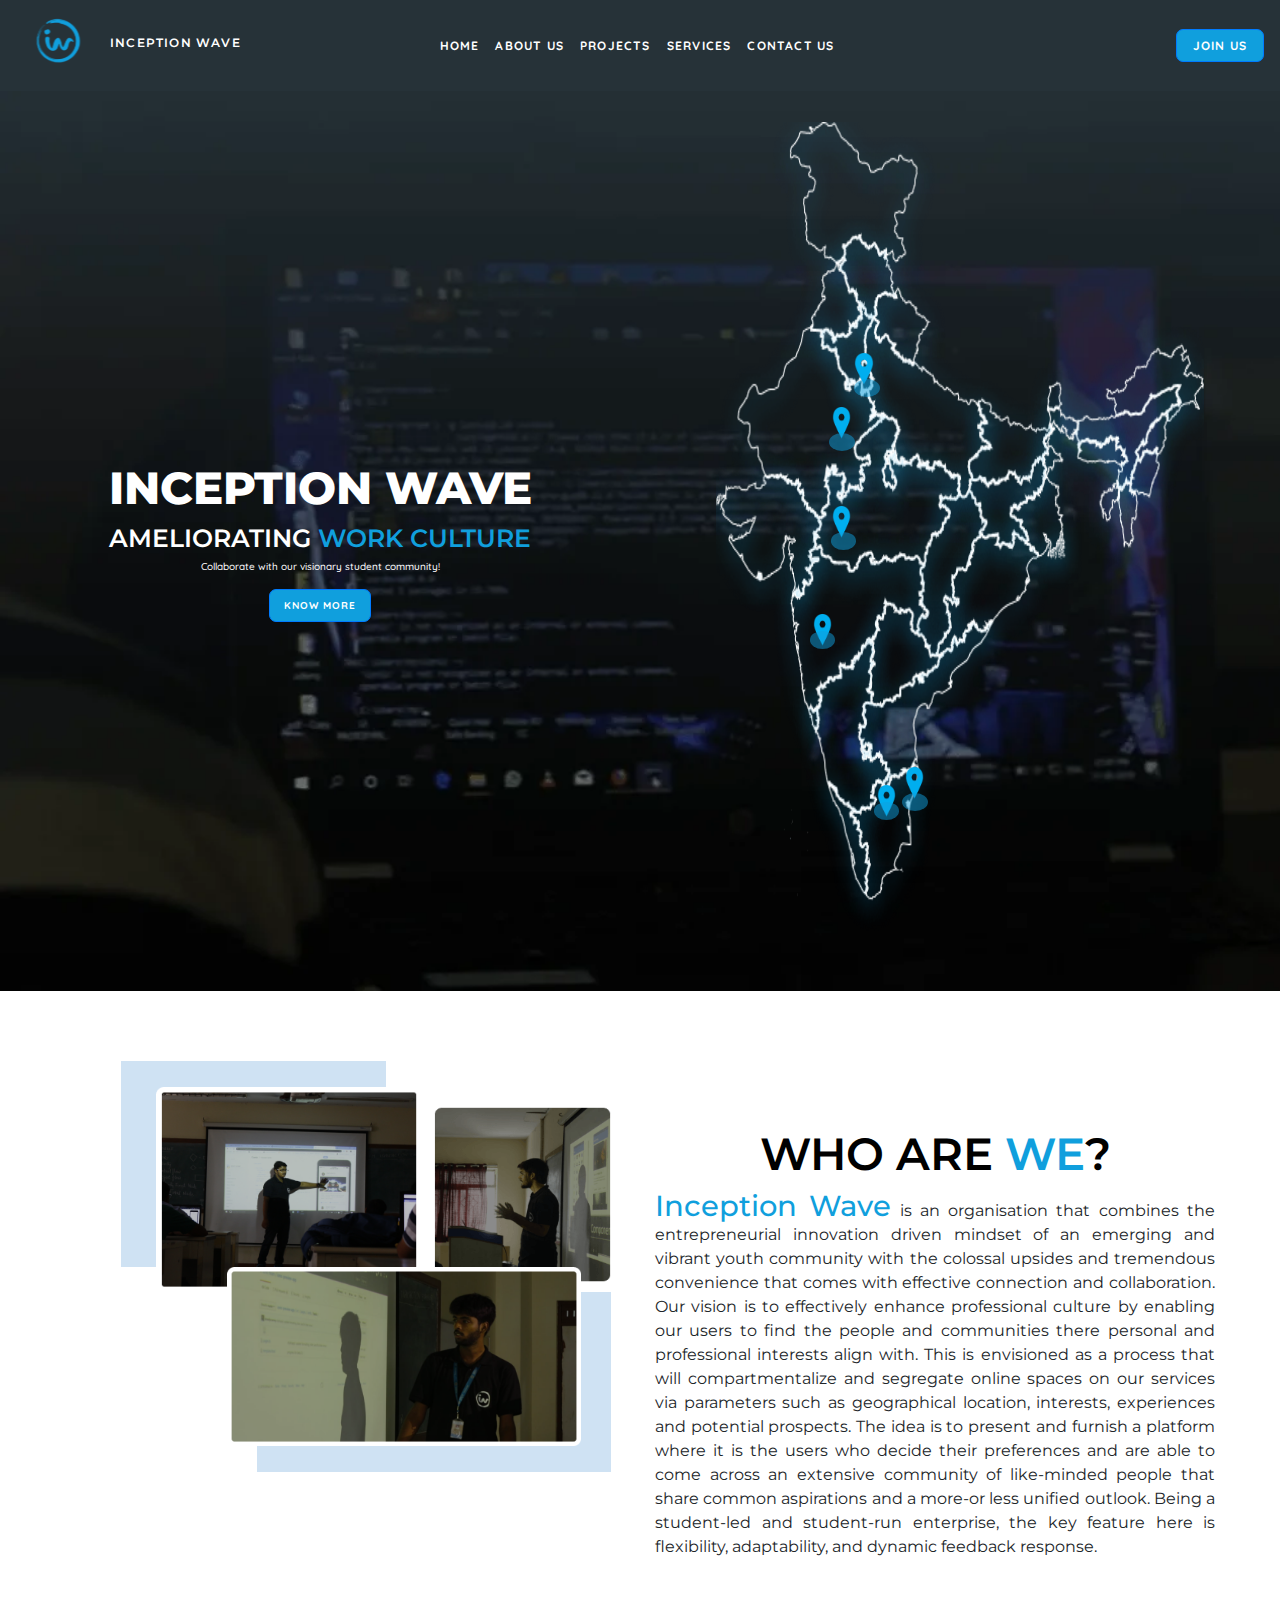
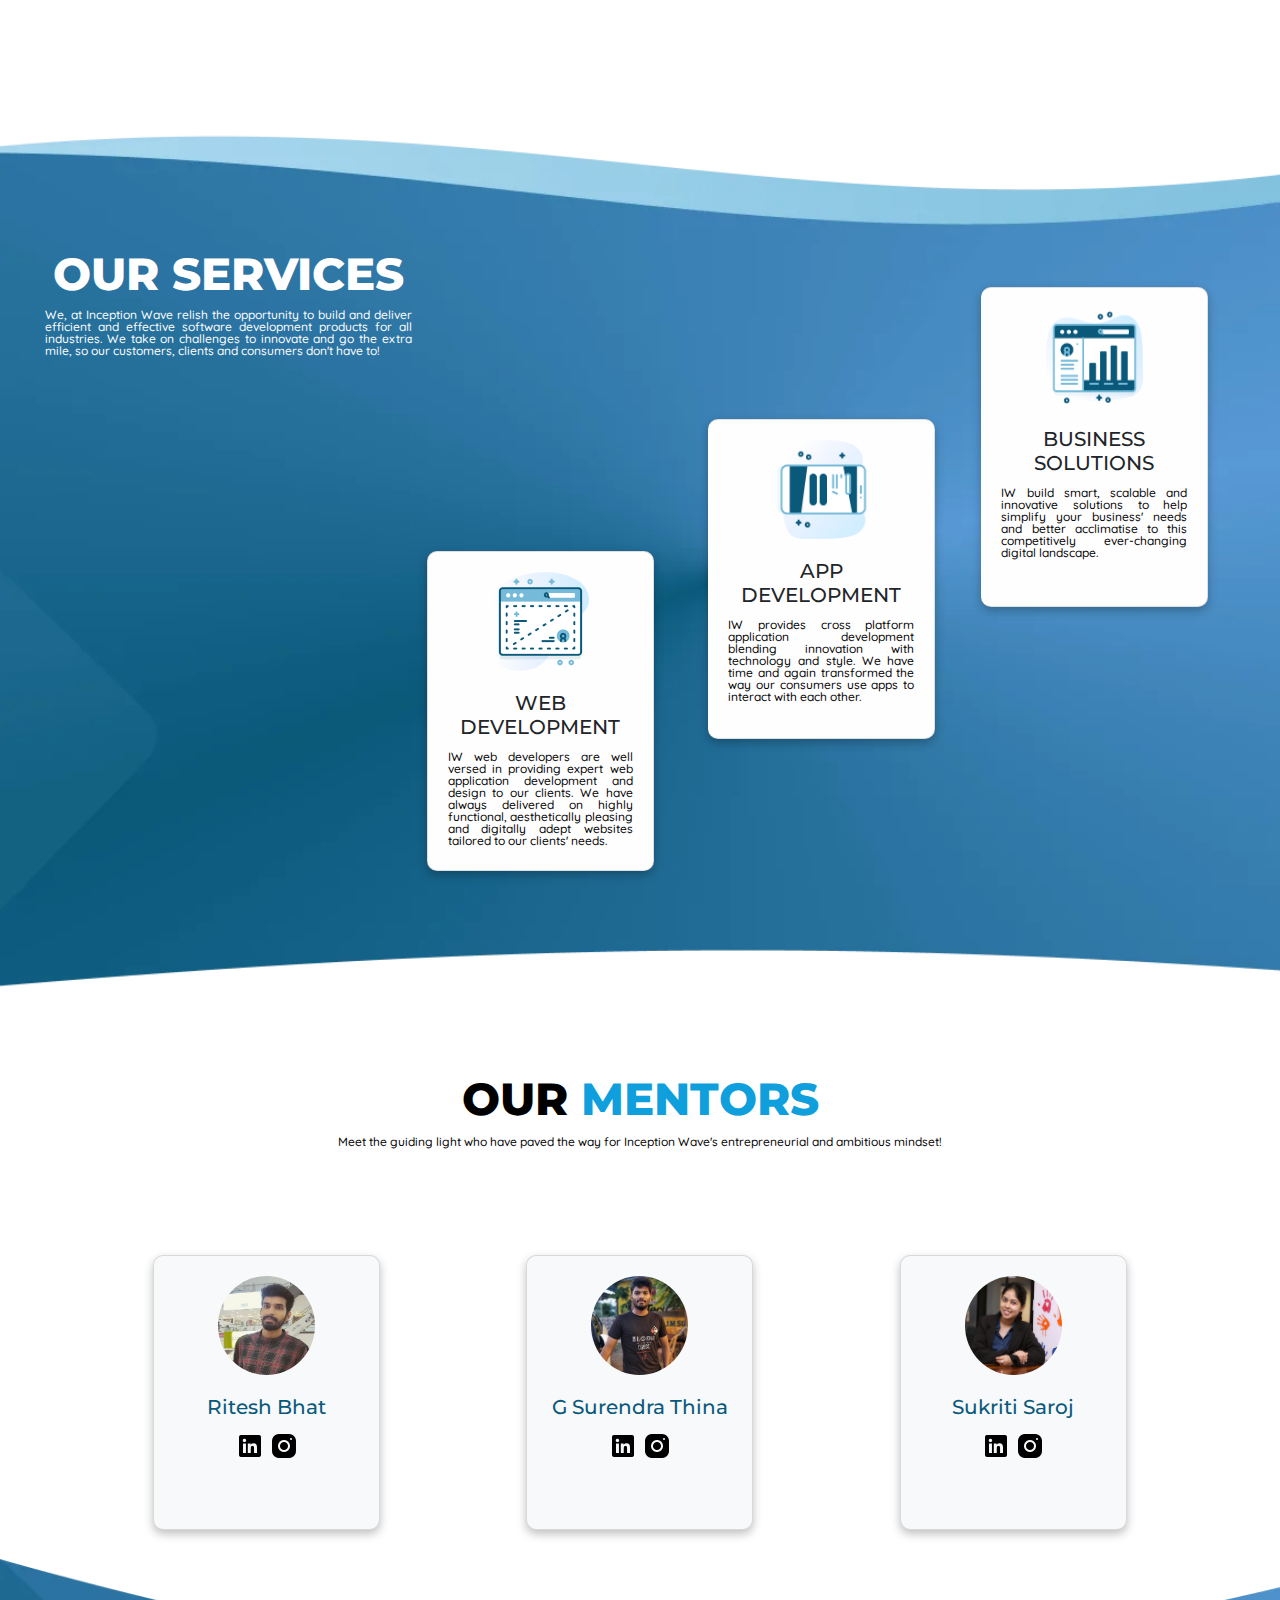
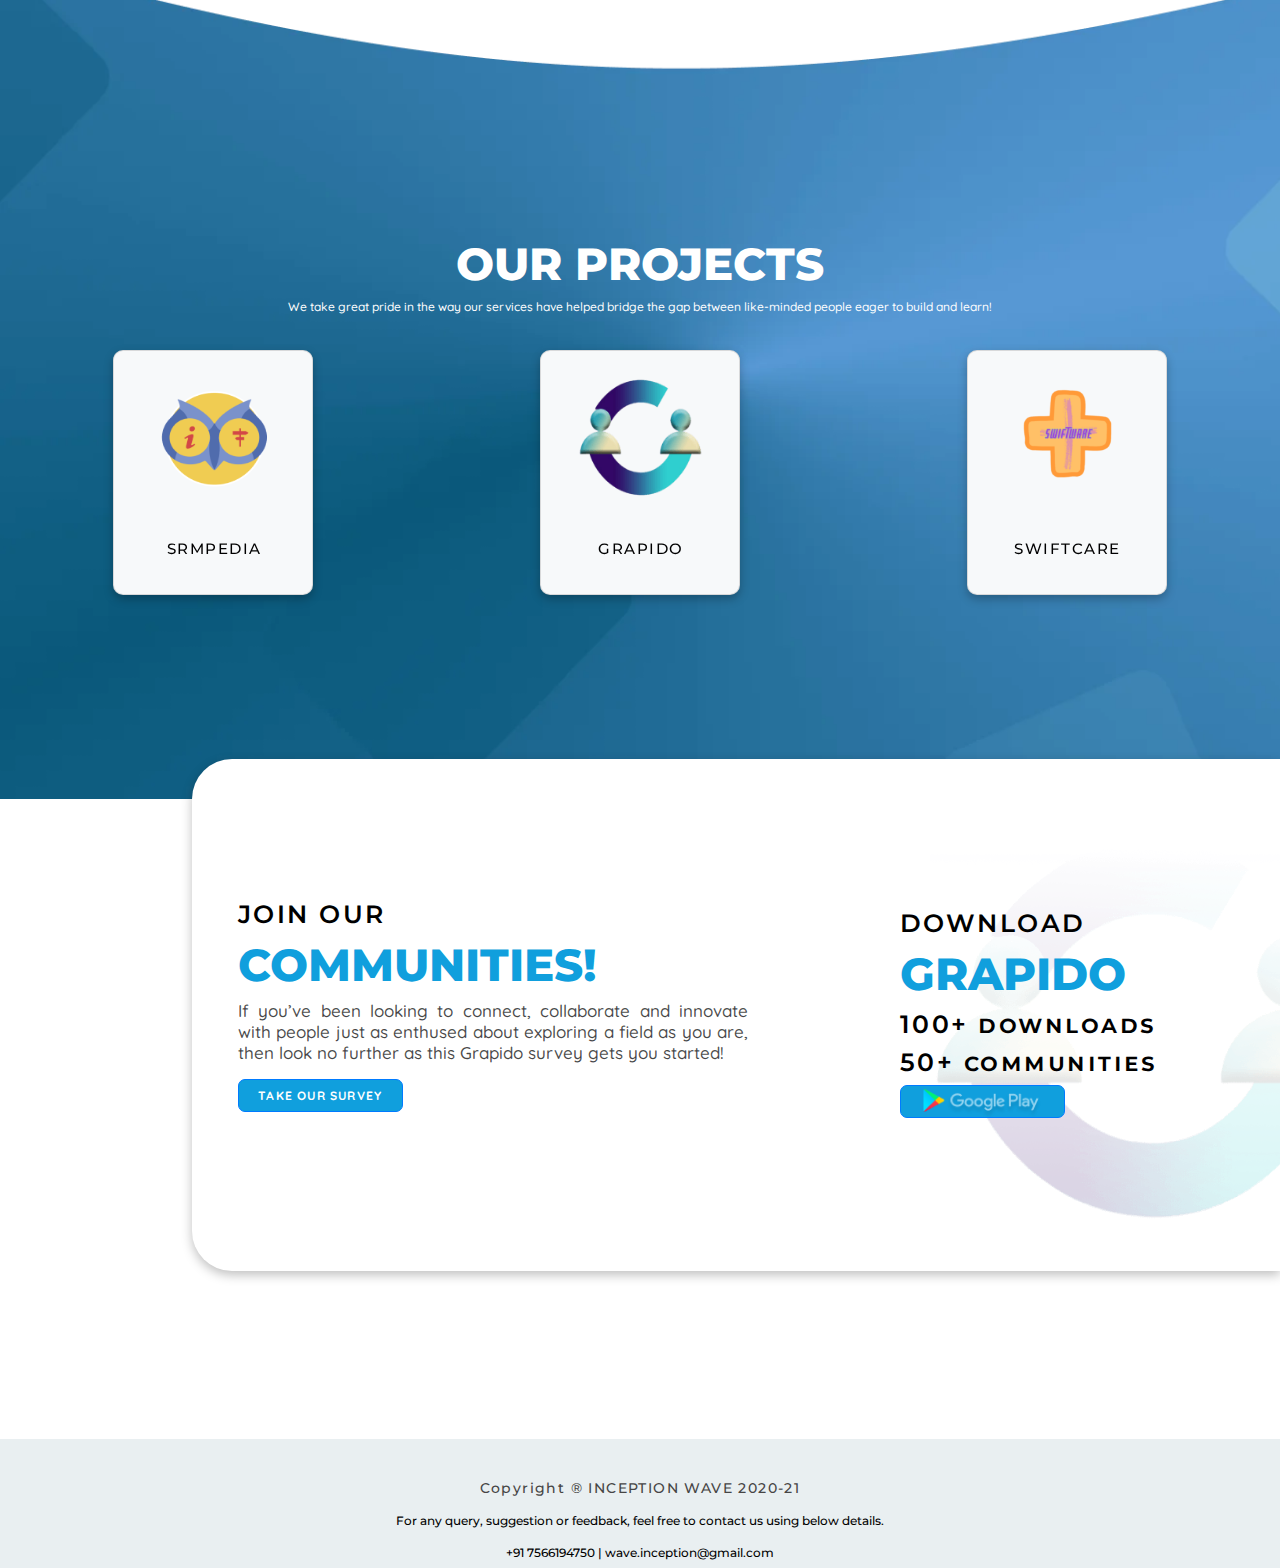
<file: index.html>
<!DOCTYPE html>
<html lang="en">

<head>
    <meta charset="UTF-8">
    <meta name="viewport" content="width=device-width, initial-scale=1.0">
    <link rel="stylesheet" href="https://stackpath.bootstrapcdn.com/bootstrap/4.4.1/css/bootstrap.min.css" integrity="sha384-Vkoo8x4CGsO3+Hhxv8T/Q5PaXtkKtu6ug5TOeNV6gBiFeWPGFN9MuhOf23Q9Ifjh" crossorigin="anonymous">
    <link rel="stylesheet" href="https://cdnjs.cloudflare.com/ajax/libs/OwlCarousel2/2.3.4/assets/owl.carousel.min.css" integrity="sha512-tS3S5qG0BlhnQROyJXvNjeEM4UpMXHrQfTGmbQ1gKmelCxlSEBUaxhRBj/EFTzpbP4RVSrpEikbmdJobCvhE3g==" crossorigin="anonymous" />
    <link rel="stylesheet" href="https://cdnjs.cloudflare.com/ajax/libs/OwlCarousel2/2.3.4/assets/owl.theme.default.min.css" integrity="sha512-sMXtMNL1zRzolHYKEujM2AqCLUR9F2C4/05cdbxjjLSRvMQIciEPCQZo++nk7go3BtSuK9kfa/s+a4f4i5pLkw==" crossorigin="anonymous"
    />
    <link href="css/styles.css" rel="stylesheet">
    <link href="css/home.css" rel="stylesheet">
    <link rel="shortcut icon" type="image/x-icon" href="iw_logo.ico" />

    <title>INCEPTION WAVE</title>
</head>

<body>

    <nav class="navbar navbar-expand-lg navbar-light bg-light fixed-top">
        <a class="navbar-brand mx-3" href="#">
            <img src="assets/iw_logo.svg" alt="" width="30" height="24" class="d-inline-block align-top"> <span class="brand">INCEPTION WAVE</span>
        </a>
        <button class="navbar-toggler" type="button" data-toggle="collapse" data-target="#navbarSupportedContent" aria-controls="navbarSupportedContent" aria-expanded="false" aria-label="Toggle navigation">
      <span class="navbar-toggler-icon"></span>
    </button>

        <div class="collapse navbar-collapse" id="navbarSupportedContent">
            <ul class="navbar-nav mx-auto">
                <li class="nav-item">
                    <a class="nav-link active" aria-current="page" href="index.html">HOME</a>
                </li>
                <li class="nav-item">
                    <a class="nav-link" href="#about">ABOUT US</a>
                </li>
                <li class="nav-item">
                    <a class="nav-link" href="#projects">PROJECTS</a>
                </li>
                <li class="nav-item">
                    <a class="nav-link" href="#services">SERVICES</a>
                </li>
                <li class="nav-item">
                    <a class="nav-link" href="#contact">CONTACT US</a>
                </li>
            </ul>
            <div>
                <button type="button" class="btn btn-primary justify-content-end">JOIN US</button>
            </div>
        </div>
    </nav>
    <div class="container">
        <div class="row intro">
            <div class="col-lg-6 col-md-12 col-sm-12 my-auto mx-auto">
                <h1 class="text-center">INCEPTION WAVE</h1>
                <h4 class="text-center">AMELIORATING<span class="blue"> WORK CULTURE</span> </h4>
                <p class="text-center">Collaborate with our visionary student community!</p>
                <div class="text-center"><button type="button" class="btn btn-primary know mx-auto"><a href="student_chapter.html">KNOW MORE</a></button></div>

            </div>
            <div class="col-lg-6 col-md-12 col-sm-12 map text-center">
                <img src="assets/map.png" class="ind">
                <div class="loc1">
                    <img src="assets/pin.png" class="pin1">
                    <p>SRM CHAPTER</p>
                    <span class="marker1"></span></div>
                <div class="loc2"><img src="assets/pin.png" class="pin2">
                    <ul class="text-left">
                        <li>BHARATI COLLEGE CHAPTER</li>
                        <li>DRC CHAPTER</li>
                        <li>DTU CHAPTER</li>
                        <li>IGDTUW CHAPTER</li>
                        <li>LSR CHAPTER</li>
                        <li>MSI-T CHAPTER</li>
                        <li>SBSC CHAPTER</li>
                        <li>VIPS CHAPTER</li>
                        <li>VIVEK VIHAR CHAPTER</li>
                    </ul>
                    <span class="marker2"></span></div>
                <div class="loc3"><img src="assets/pin.png" class="pin3">
                    <p>INDORE CHAPTER</p><span class="marker3"></span></div>
                <div class="loc4"><img src="assets/pin.png" class="pin4">
                    <p>VELLORE CHAPTER</p><span class="marker4"></span></div>
                <div class="loc5"><img src="assets/pin.png" class="pin5">
                    <p>BANASTHALI CHAPTER</p><span class="marker5"></span></div>
                <div class="loc6"><img src="assets/pin.png" class="pin6">
                    <ul class="text-left">
                        <li>BHARATI VIDHYAPEETH CHAPTER</li>
                        <li>BRAC CHAPTER</li>
                        <li>BVCOEW CHAPTER</li>
                    </ul>
                    <span class="marker6"></span></div>
            </div>
        </div>
        <div class="row who-are-we space" id="about">
            <div class="col-lg-6 col-md-12 col-sm-12">
                <div class="space-mob">
                    <div class="waw1-bg"></div>
                    <img src="assets/waw1.png" class="waw1">
                    <img src="assets/waw2.png" class="waw2">
                    <div class="waw3-bg"></div>
                    <img src="assets/waw3.png" class="waw3">
                </div>
            </div>
            <div class="col-lg-6 col-md-12 col-sm-12  top-space">
                <h1 class="text-center">WHO ARE <span class="blue">WE</span>?</h1>
                <p><span class="blue">Inception Wave</span> is an organisation that combines the entrepreneurial innovation driven mindset of an emerging and vibrant youth community with the colossal upsides and tremendous convenience that comes with effective
                    connection and collaboration. Our vision is to effectively enhance professional culture by enabling our users to find the people and communities there personal and professional interests align with. This is envisioned as a process
                    that will compartmentalize and segregate online spaces on our services via parameters such as geographical location, interests, experiences and potential prospects. The idea is to present and furnish a platform where it is the users
                    who decide their preferences and are able to come across an extensive community of like-minded people that share common aspirations and a more-or less unified outlook. Being a student-led and student-run enterprise, the key feature
                    here is flexibility, adaptability, and dynamic feedback response.</p>

            </div>
        </div>
        <div class="row our-services" id="services">
            <div class="col-lg-4 col-md-12 col-sm-12  our-services-content">
                <h1 class="text-center">OUR SERVICES</h1>
                <p>We, at Inception Wave relish the opportunity to build and deliver efficient and effective software development products for all industries. We take on challenges to innovate and go the extra mile, so our customers, clients and consumers
                    don't have to!</p>
            </div>
            <div class="col-lg-8 col-md-12 col-sm-12 ">
                <div class="card-group hide-on-tab">
                    <div class="card web-dev">
                        <img src="assets/web-dev.png" class="card-img-top" alt="...">
                        <div class="card-body ">
                            <h5 class="card-title text-center">WEB DEVELOPMENT</h5>
                            <p class="card-text">IW web developers are well versed in providing expert web application development and design to our clients. We have always delivered on highly functional, aesthetically pleasing and digitally adept websites tailored to our
                                clients' needs.</p>
                        </div>
                    </div>
                    <div class="card app-dev">
                        <img src="assets/app-dev.png" class="card-img-top" alt="...">
                        <div class="card-body">
                            <h5 class="card-title text-center">APP DEVELOPMENT</h5>
                            <p class="card-text">IW provides cross platform application development blending innovation with technology and style. We have time and again transformed the way our consumers use apps to interact with each other.</p>
                        </div>
                    </div>
                    <div class="card bus-sol">
                        <img src="assets/bus-sol.png" class="card-img-top" alt="...">
                        <div class="card-body">
                            <h5 class="card-title text-center">BUSINESS SOLUTIONS</h5>
                            <p class="card-text">IW build smart, scalable and innovative solutions to help simplify your business' needs and better acclimatise to this competitively ever-changing digital landscape. </p>
                        </div>
                    </div>
                </div>
                <div class="owl-carousel owl-theme hide">

                    <div class="item">
                        <div class="card">
                            <img src="assets/web-dev.png" class="card-img-top" alt="...">
                            <div class="card-body">
                                <h5 class="card-title text-center">WEB DEVELOPMENT</h5>
                                <p class="card-text">IW web developers are well versed in providing expert web application development and design to our clients. We have always delivered on highly functional, aesthetically pleasing and digitally adept websites tailored to
                                    our clients' needs.</p>
                            </div>

                        </div>

                    </div>
                    <div class="item">
                        <div class="card">
                            <img src="assets/app-dev.png" class="card-img-top" alt="...">
                            <div class="card-body">
                                <h5 class="card-title text-center">APP DEVELOPMENT</h5>
                                <p class="card-text">IW provides cross platform application development blending innovation with technology and style. We have time and again transformed the way our consumers use apps to interact with each other.</p>
                            </div>

                        </div>

                    </div>
                    <div class="item">
                        <div class="card">
                            <img src="assets/bus-sol.png" class="card-img-top" alt="...">
                            <div class="card-body">
                                <h5 class="card-title text-center">BUSINESS SOLUTIONS</h5>
                                <p class="card-text">IW build smart, scalable and innovative solutions to help simplify your business' needs and better acclimatise to this competitively ever-changing digital landscape.</p>
                            </div>

                        </div>
                    </div>
                </div>
            </div>
        </div>
        <div class="row our-mentors">
            <div class="col-lg-12 col-md-12 col-sm-12 ">
                <h1 class="text-center">OUR <span class="blue">MENTORS</span></h1>
                <p>Meet the guiding light who have paved the way for Inception Wave's entrepreneurial and ambitious mindset!
                </p>
            </div>
            <div class="col-lg-4 col-md-4 hide-on-tab">
                <div class="card">
                    <img src="assets/ritesh-bhat.jpeg" class="card-img-top" alt="...">
                    <div class="card-body">
                        <h5 class="card-title text-center">Ritesh Bhat</h5>

                        <div class="mentor-social text-center">
                            <a href="https://www.linkedin.com/in/ritesh-bhat-528895a3/"><img src="assets/mentor-linkedin.png"></a>
                            <a href="https://www.instagram.com/__bhatman__/"><img src="assets/mentor-insta.png"></a>
                        </div>
                    </div>
                </div>
            </div>
            <div class="col-lg-4 col-md-4 hide-on-tab ">
                <div class="card">
                    <img src="assets/g-surender.jpeg" class="card-img-top" alt="...">
                    <div class="card-body">
                        <h5 class="card-title text-center">G Surendra Thina</h5>
                        <div class="mentor-social text-center">
                            <a href="https://www.linkedin.com/in/gsthina/"><img src="assets/mentor-linkedin.png"></a>
                            <a href="https://www.instagram.com/gsthina.me/"><img src="assets/mentor-insta.png"></a>
                        </div>
                    </div>
                </div>
            </div>

            <div class="col-lg-4 col-md-4 hide-on-tab ">
                <div class="card">
                    <img src="assets/sukriti-saroj.jpeg" class="card-img-top" alt="...">
                    <div class="card-body">
                        <h5 class="card-title text-center">Sukriti Saroj</h5>
                        <div class="mentor-social text-center">
                            <a href="https://www.linkedin.com/in/sukriti-saroj/"><img src="assets/mentor-linkedin.png"></a>
                            <a href="#"><img src="assets/mentor-insta.png"></a>
                        </div>
                    </div>
                </div>
            </div>
        </div>
        <div class="owl-carousel owl-theme hide blue-nav">

            <div class="item">
                <div class="card">
                    <img src="assets/ritesh-bhat.jpeg" class="card-img-top circle" alt="...">
                    <div class="card-body">
                        <h5 class="card-title text-center">Ritesh Bhat</h5>

                        <div class="mentor-social text-center">
                            <a href="https://www.linkedin.com/in/ritesh-bhat-528895a3/"><img src="assets/mentor-linkedin.png"></a>
                            <a href="https://www.instagram.com/__bhatman__/"><img src="assets/mentor-insta.png"></a>
                        </div>
                    </div>
                </div>
            </div>
            <div class="item">
                <div class="card">
                    <img src="assets/g-surender.jpeg" class="card-img-top circle" alt="...">
                    <div class="card-body">
                        <h5 class="card-title text-center">G Surendra Thina</h5>
                        <div class="mentor-social text-center">
                            <a href="https://www.linkedin.com/in/gsthina/"><img src="assets/mentor-linkedin.png"></a>
                            <a href="https://www.instagram.com/gsthina.me/"><img src="assets/mentor-insta.png"></a>
                        </div>
                    </div>
                </div>

            </div>
            <div class="item">
                <div class="card">
                    <img src="assets/sukriti-saroj.jpeg" class="card-img-top circle" alt="...">
                    <div class="card-body">
                        <h5 class="card-title text-center">Sukriti Saroj</h5>

                        <div class="mentor-social text-center">
                            <a href="https://www.linkedin.com/in/sukriti-saroj/"><img src="assets/mentor-linkedin.png"></a>
                            <a href="#"><img src="assets/mentor-insta.png"></a>
                        </div>
                    </div>
                </div>
            </div>
        </div>


        <div class="row our-projects" id="projects">
            <div class="col-lg-12 md-12 sm-12">
                <h1 class="text-center">OUR PROJECTS</h1>
                <p>We take great pride in the way our services have helped bridge the gap between like-minded people eager to build and learn!
                </p>

            </div>
            <div class="col-lg-4 col-md-4 col-sm-12 hide-on-tab">
                <div class="card flip-card">
                    <div class="flip-card-inner">
                        <div class="flip-card-front">
                            <img src="assets/srmpedia.png" class="card-img-top srmpedia" alt="...">
                            <div class="card-body ">
                                <h5 class="card-title text-center">SRMPEDIA</h5>

                            </div>
                        </div>
                        <div class="flip-card-back">
                            <p class="card-text">SRMPEDIA is the only SRM University guide you'll ever need! A platform exclusively built for SRM students to navigate through their daily lives in the campus hassle free.

                            </p>
                        </div>
                    </div>
                </div>
            </div>
            <div class="col-lg-4 md-4 hide-on-tab">
                <div class="card flip-card">
                    <div class="flip-card-inner">
                        <div class="flip-card-front">
                            <img src="assets/grapido.png" class="card-img-top grapido" alt="...">
                            <div class="card-body ">
                                <h5 class="card-title text-center">GRAPIDO</h5>

                            </div>
                        </div>
                        <div class="flip-card-back">
                            <p class="card-text">Grapido is an organic ecosphere of boundless prospects: a platform that generates and amplifies your reach. Connect, collaborate, network and create! Grapido’s powerful algorithms serve to find you the best events and connections.</p>
                        </div>
                    </div>
                </div>
            </div>

            <div class="col-lg-4 md-4 hide-on-tab">
                <div class="card flip-card">
                    <div class="flip-card-inner">
                        <div class="flip-card-front">
                            <img src="assets/swiftcare.png" class="card-img-top srmpedia" alt="...">
                            <div class="card-body ">
                                <h5 class="card-title text-center">SWIFTCARE</h5>

                            </div>
                        </div>
                        <div class="flip-card-back">
                            <p class="card-text">Swiftcare is an expansive digital tool that makes medical assistance for patients a convenience. Swiftcare automates medical out patient cycle, detects the patterns with which diseases spread, track and store patient transaction
                                history and much more!</p>
                        </div>
                    </div>
                </div>
            </div>

            <div class="owl-carousel owl-theme hide col-md-12 col-sm-12 ">

                <div class="item ">
                    <div class="card flip-card">
                        <div class="flip-card-inner">
                            <div class="flip-card-front">
                                <img src="assets/srmpedia.png" class="card-img-top srmpedia" alt="...">
                                <div class="card-body ">
                                    <h5 class="card-title text-center">SRMPEDIA</h5>

                                </div>
                            </div>
                            <div class="flip-card-back">
                                <p class="card-text">SRMPEDIA is the only SRM University guide you'll ever need! A platform exclusively built for SRM students to navigate through their daily lives in the campus hassle free.

                                </p>
                            </div>
                        </div>
                    </div>

                </div>
                <div class="item ">
                    <div class="card flip-card">
                        <div class="flip-card-inner">
                            <div class="flip-card-front">
                                <img src="assets/grapido.png" class="card-img-top grapido" alt="...">
                                <div class="card-body ">
                                    <h5 class="card-title text-center">GRAPIDO</h5>

                                </div>
                            </div>
                            <div class="flip-card-back">
                                <p class="card-text">Grapido is an organic ecosphere of boundless prospects: a platform that generates and amplifies your reach. Connect, collaborate, network and create! Grapido’s powerful algorithms serve to find you the best events and connections.</p>
                            </div>
                        </div>
                    </div>

                </div>
                <div class="item ">
                    <div class="card flip-card">
                        <div class="flip-card-inner">
                            <div class="flip-card-front">
                                <img src="assets/swiftcare.png" class="card-img-top srmpedia" alt="...">
                                <div class="card-body ">
                                    <h5 class="card-title text-center">SWIFTCARE</h5>

                                </div>
                            </div>
                            <div class="flip-card-back">
                                <p class="card-text">Swiftcare is an expansive digital tool that makes medical assistance for patients a convenience. Swiftcare automates medical out patient cycle, detects the patterns with which diseases spread, track and store patient transaction
                                    history and much more!</p>
                            </div>
                        </div>
                    </div>

                </div>
            </div>

        </div>
        <div class="row join-our-community d-flex justify-content-between ">
            <div class="overlay " id="contact"></div>
            <div class="col-lg-7 col-md-12 col-sm-12 gap ">
                <div class="content-1 ">
                    <h4>JOIN OUR</h4>
                    <h1 class="blue ">COMMUNITIES!</h1>
                    <p>If you’ve been looking to connect, collaborate and innovate with people just as enthused about exploring a field as you are, then look no further as this Grapido survey gets you started!</p>
                    <button type="button " class="btn btn-primary mx-auto ">TAKE OUR SURVEY</button>
                </div>
            </div>
            <div class="col-lg-5 col-md-12 col-sm-12 ">
                <div class="join-grapido "><img src="assets/join_community.png "></div>
                <div class="content ">
                    <h4>DOWNLOAD</h4>
                    <h1 class="blue ">GRAPIDO</h1>
                    <h4>100+ downloads</h4>
                    <h4>50+ communities</h4>
                    <a href="https://play.google.com/store/apps/details?id=com.inceptiowave.android.grapido " type="button " class="btn btn-primary mx-auto google-play "><img src="assets/google-play.png "></a>
                </div>
            </div>

        </div>
    </div>

    <footer class="page-footer white-text ">

        <h2 class="text-center ">Copyright ® INCEPTION WAVE 2020-21</h2>
        <p class="text-center ">For any query, suggestion or feedback, feel free to contact us using below details.</p>
        <p class="text-center ">+91 7566194750 | wave.inception@gmail.com</p>
    </footer>

    <script src="https://cdnjs.cloudflare.com/ajax/libs/jquery/3.5.1/jquery.min.js " integrity="sha512-bLT0Qm9VnAYZDflyKcBaQ2gg0hSYNQrJ8RilYldYQ1FxQYoCLtUjuuRuZo+fjqhx/qtq/1itJ0C2ejDxltZVFg==" crossorigin=" anonymous "></script>
    <script src="https://cdnjs.cloudflare.com/ajax/libs/OwlCarousel2/2.3.4/owl.carousel.min.js " integrity="sha512-bPs7Ae6pVvhOSiIcyUClR7/q2OAsRiovw4vAkX+zJbw3ShAeeqezq50RIIcIURq7Oa20rW2n2q+fyXBNcU9lrw==" crossorigin=" anonymous "></script>
    <script>
        $('.owl-carousel').owlCarousel({
            loop: true,
            margin: 40,
            autoHeight: true,
            autoplay: true,
            autoplayTimeout: 4000,
            nav: true,
            autoplayHoverPause: true,
            slideBy: 1,
            dotsEach: 1,
            responsive: {
                0: {
                    items: 1
                },
                575: {
                    items: 1
                },
                580: {
                    items: 2
                }
            }
        })
    </script>

    <script src="https://code.jquery.com/jquery-3.4.1.slim.min.js " integrity="sha384-J6qa4849blE2+poT4WnyKhv5vZF5SrPo0iEjwBvKU7imGFAV0wwj1yYfoRSJoZ+n " crossorigin="anonymous "></script>
    <script src="https://cdn.jsdelivr.net/npm/popper.js@1.16.0/dist/umd/popper.min.js " integrity="sha384-Q6E9RHvbIyZFJoft+2mJbHaEWldlvI9IOYy5n3zV9zzTtmI3UksdQRVvoxMfooAo " crossorigin="anonymous "></script>
    <script src="https://stackpath.bootstrapcdn.com/bootstrap/4.4.1/js/bootstrap.min.js " integrity="sha384-wfSDF2E50Y2D1uUdj0O3uMBJnjuUD4Ih7YwaYd1iqfktj0Uod8GCExl3Og8ifwB6 " crossorigin="anonymous "></script>
</body>

</html>
</file>
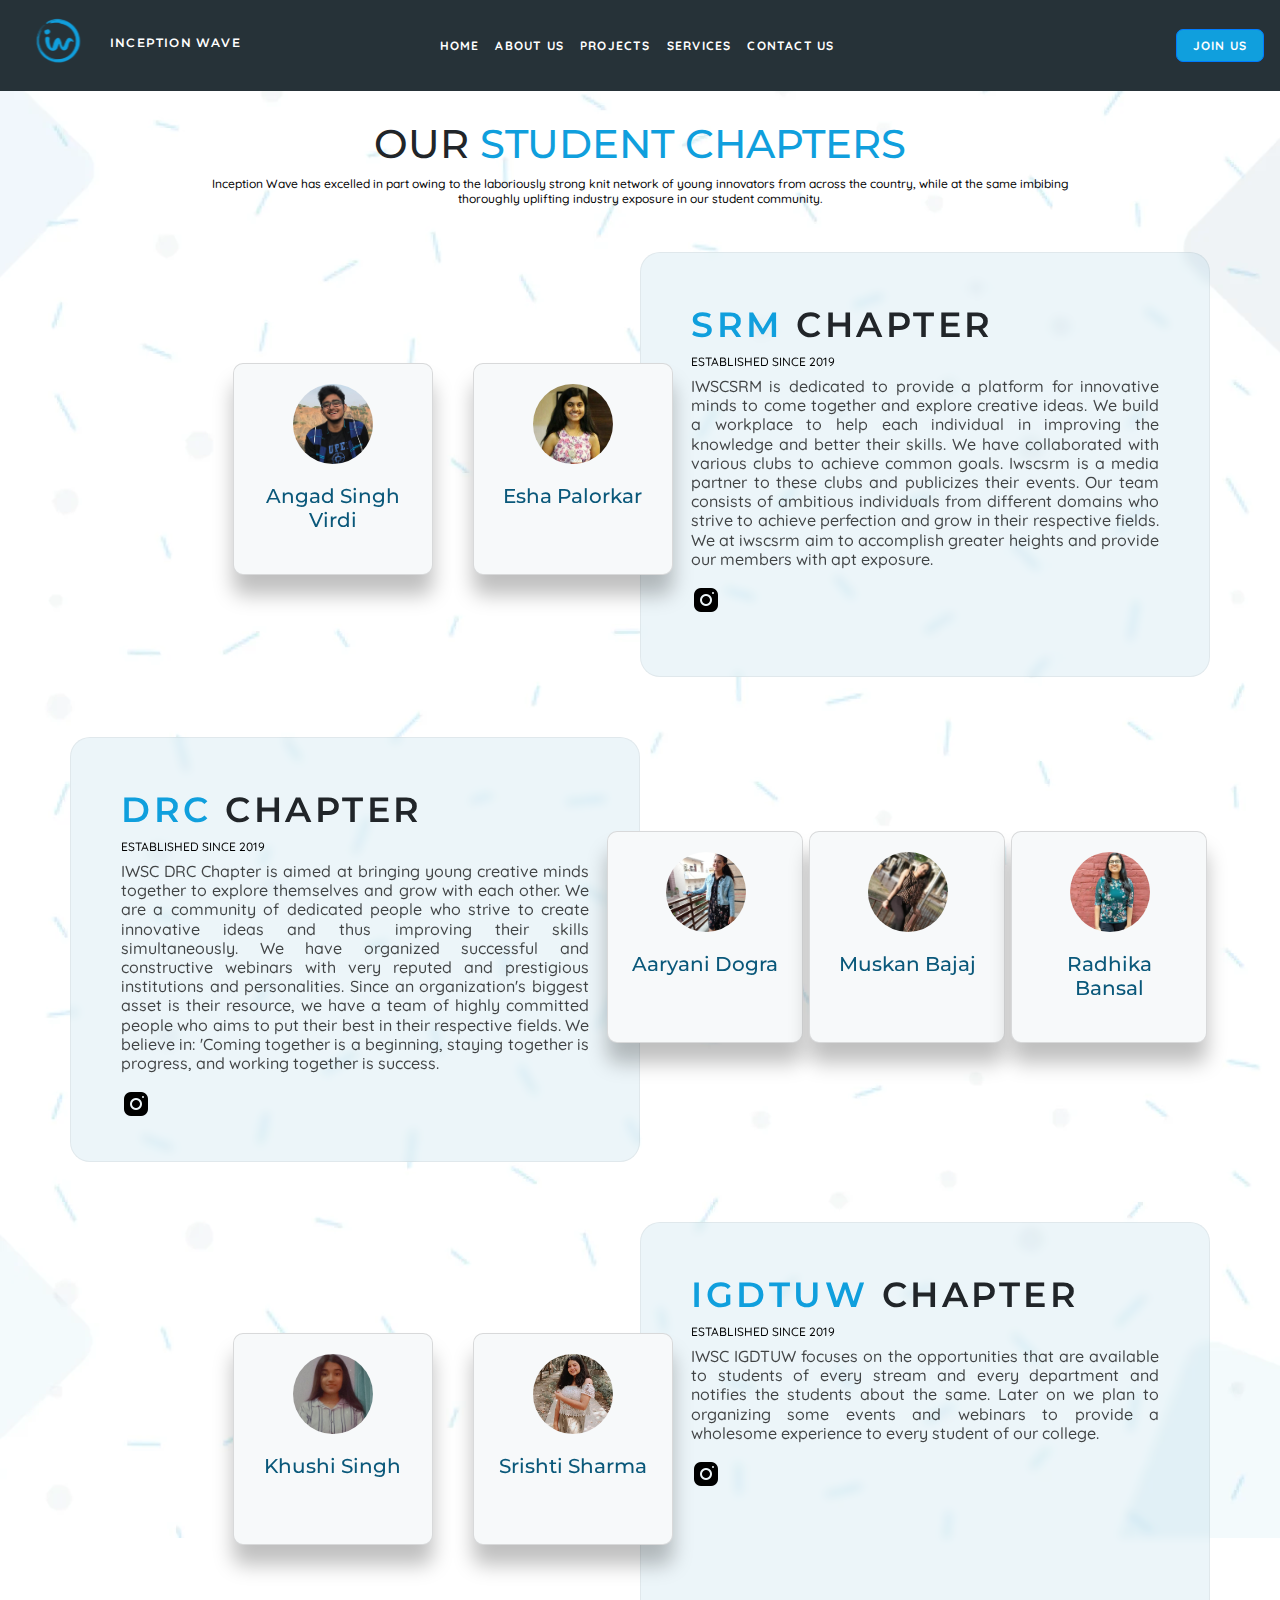
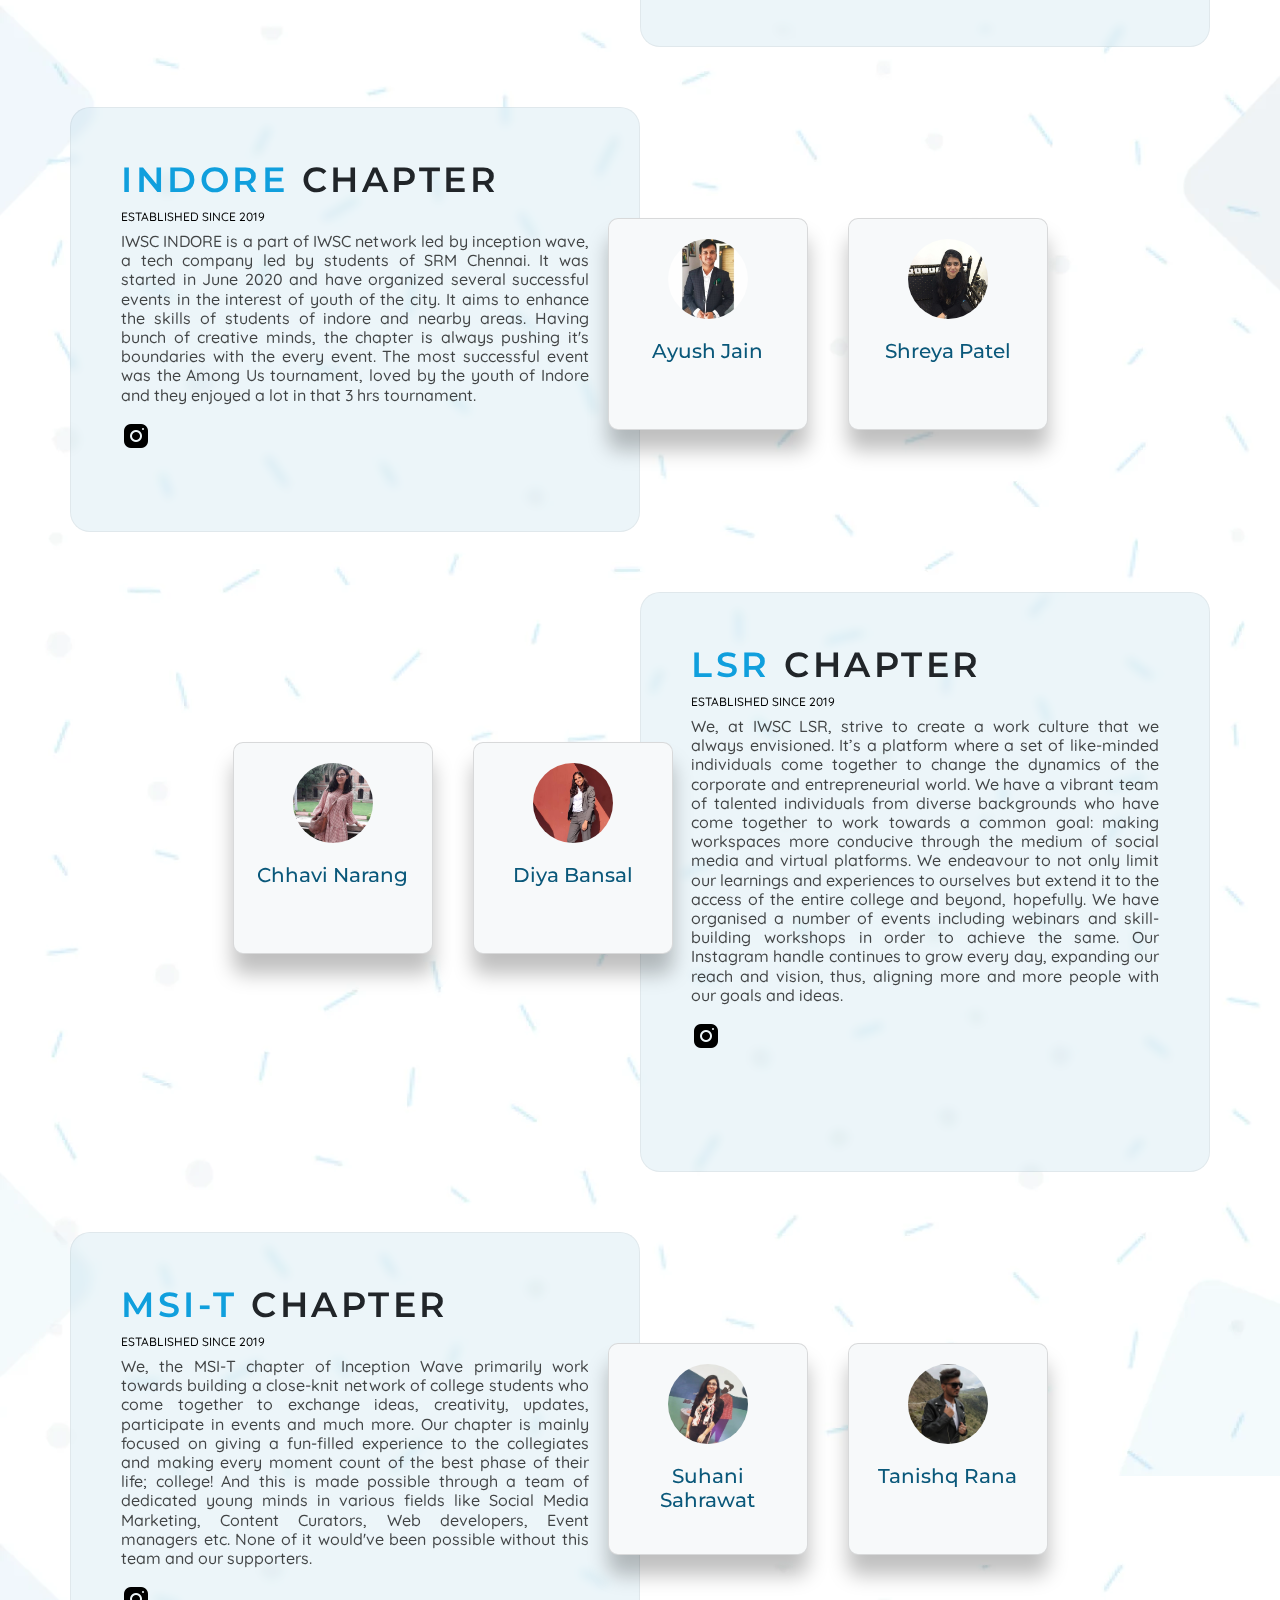
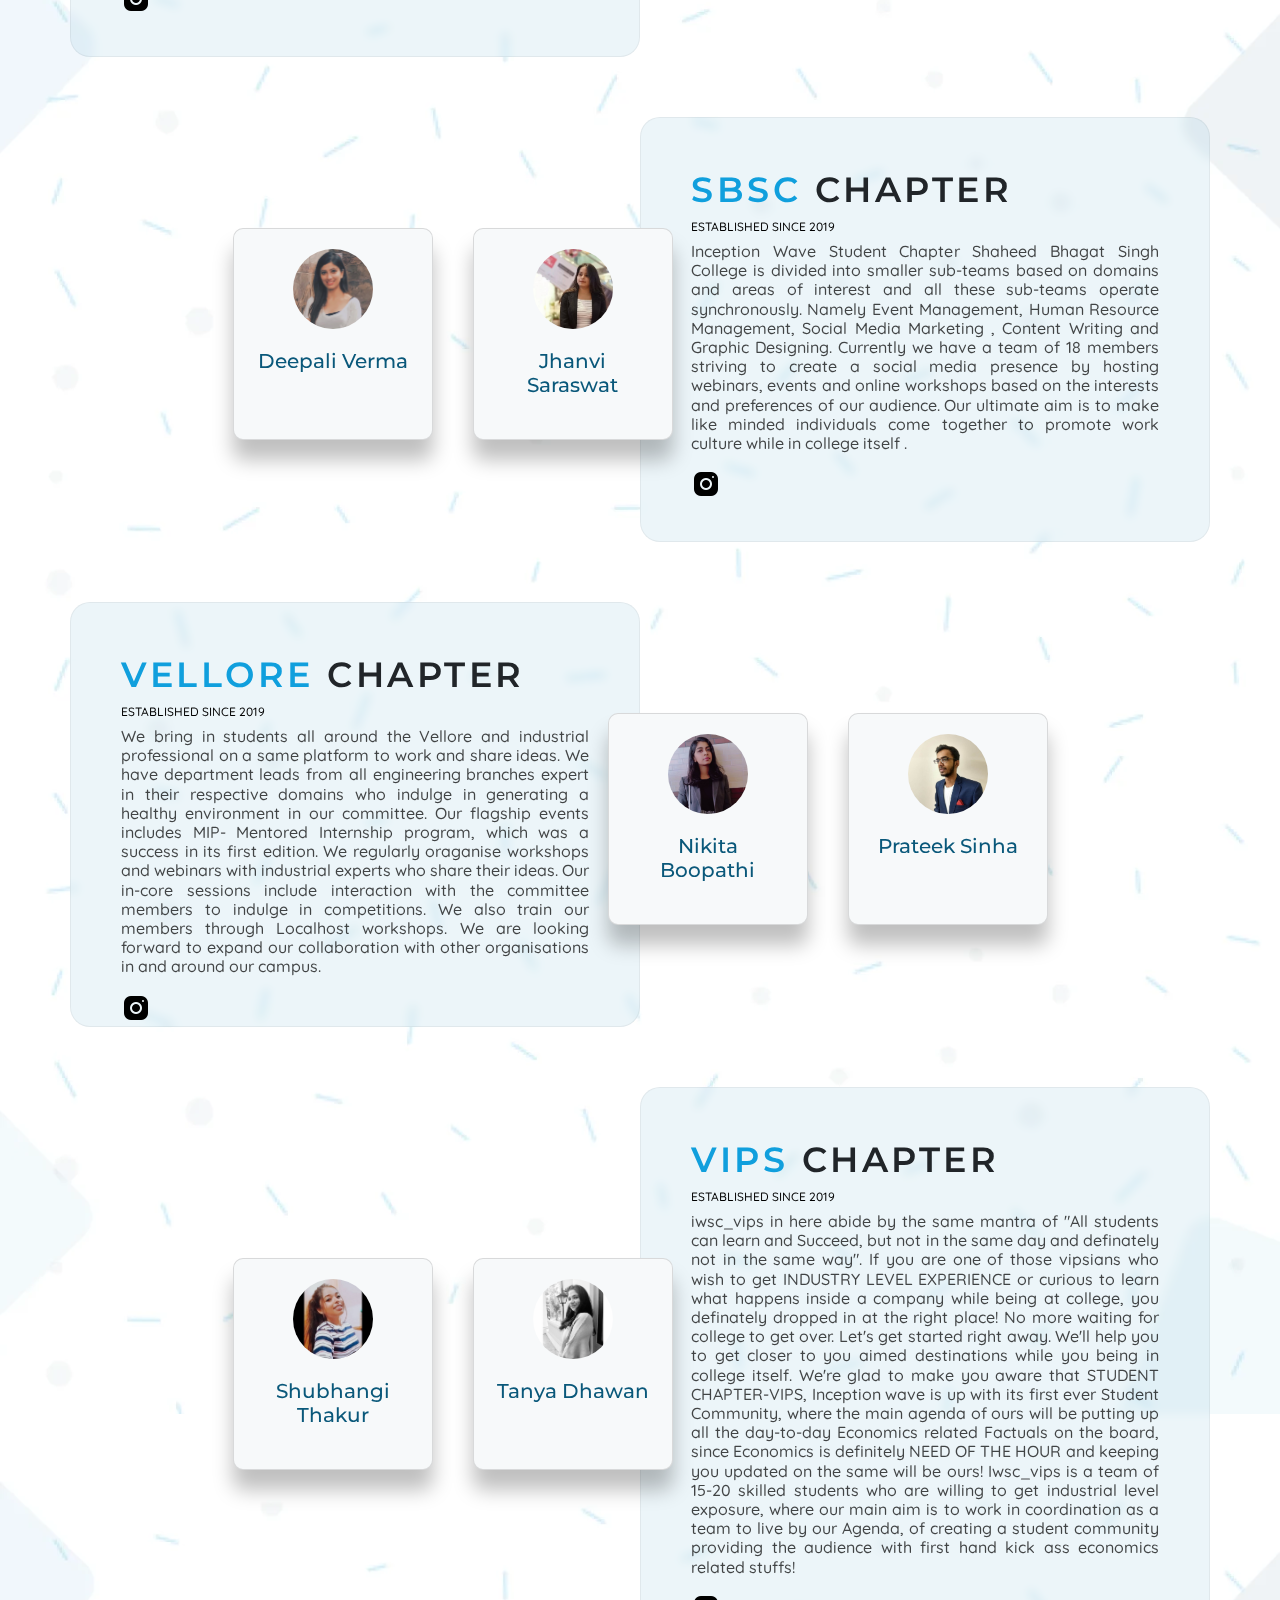
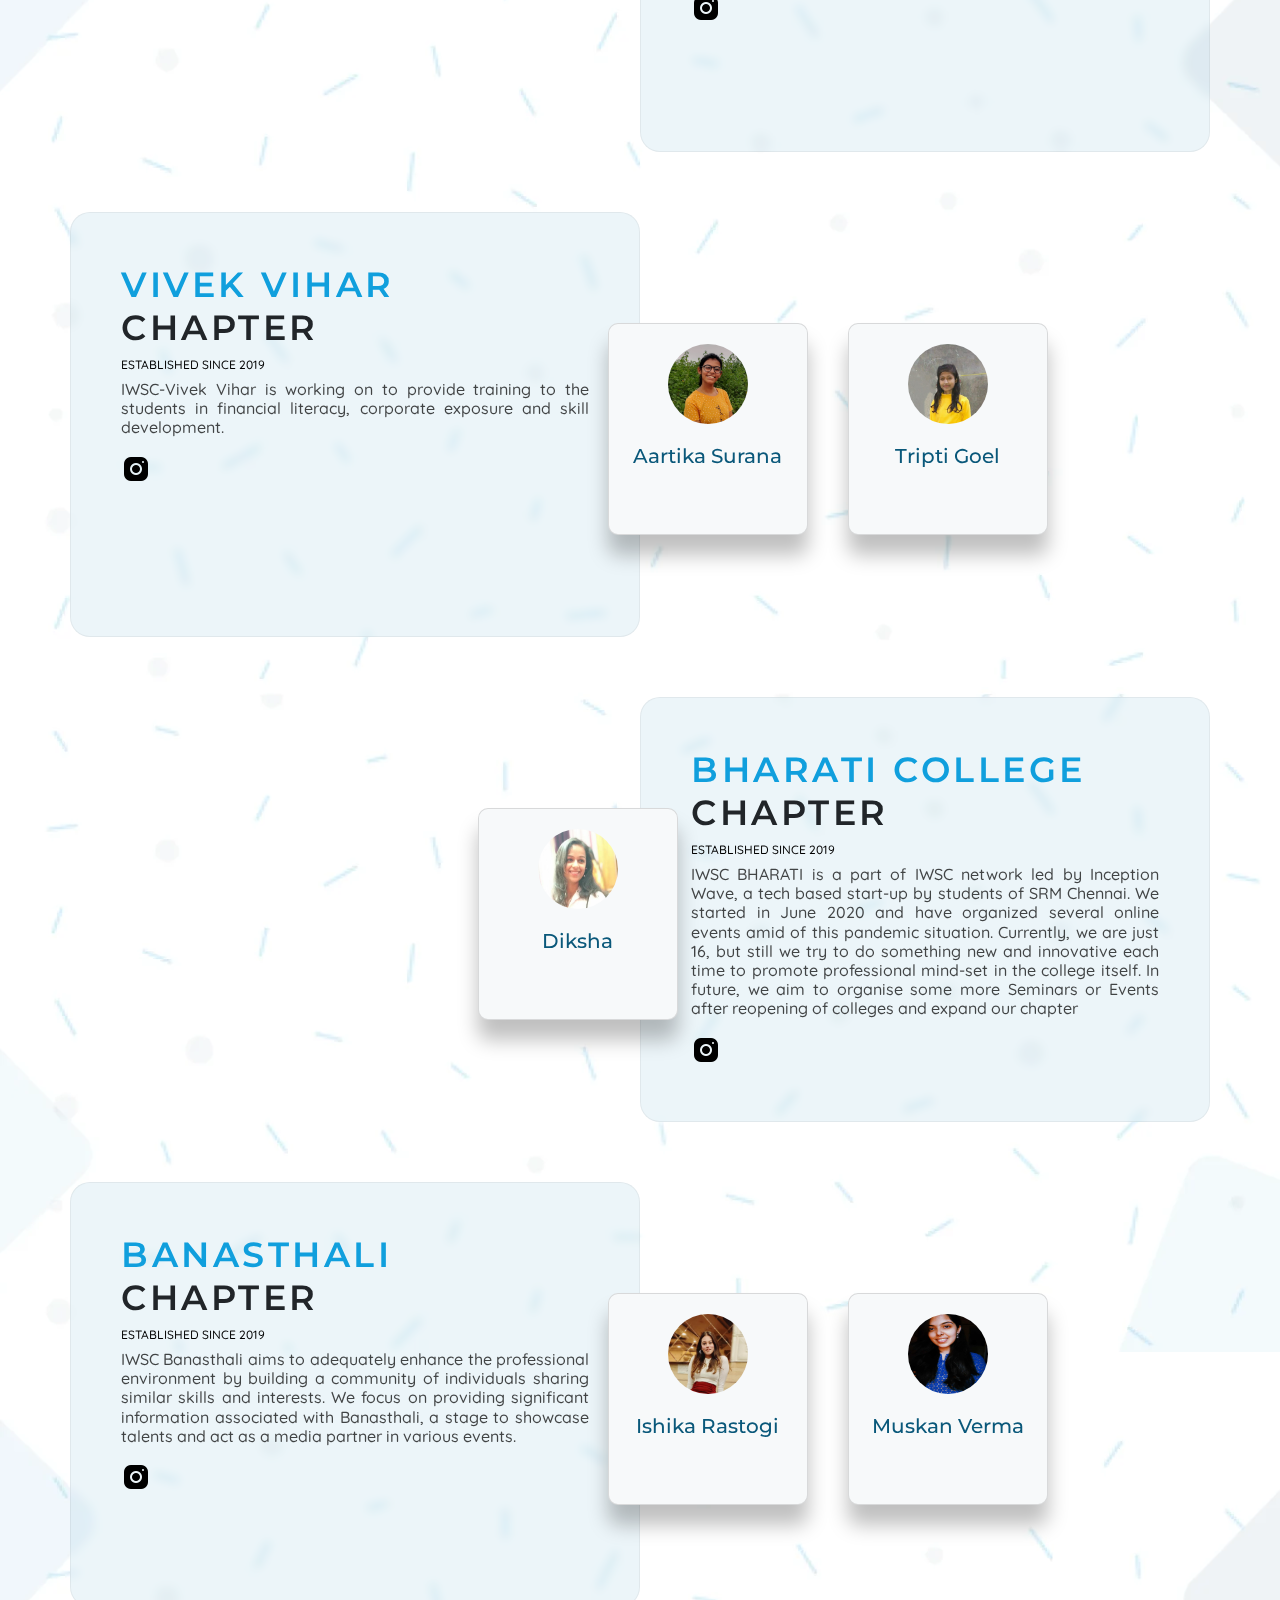
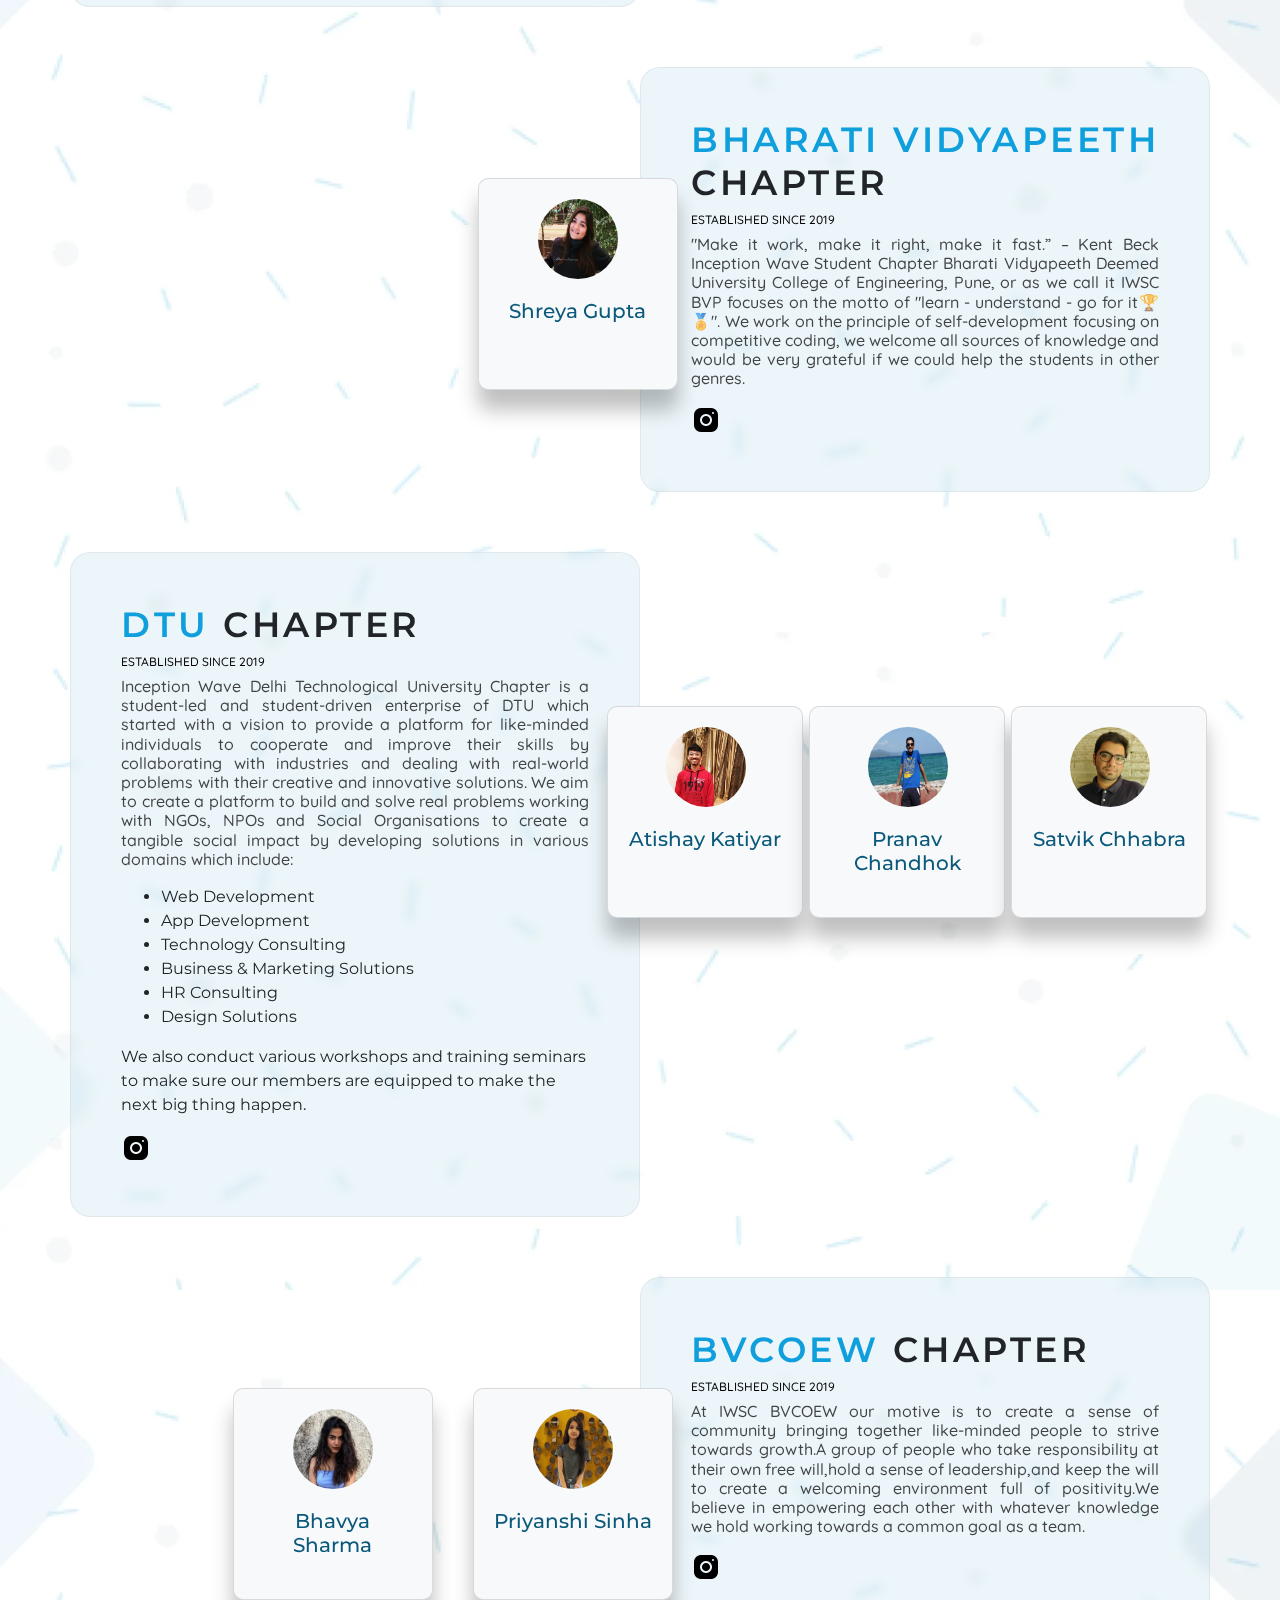
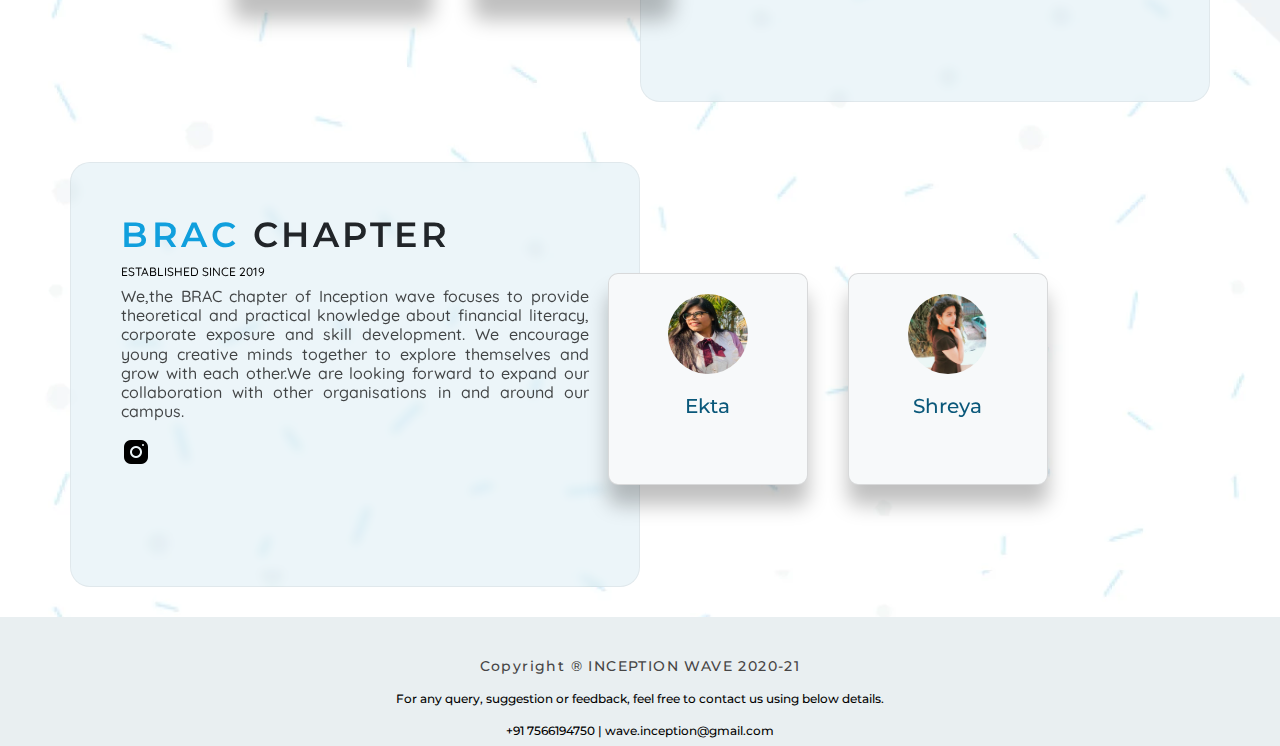
<file: student_chapter.html>
<!DOCTYPE html>
<html lang="en">

<head>
    <meta charset="UTF-8">
    <meta http-equiv="X-UA-Compatible" content="IE=edge">
    <meta name="viewport" content="width=device-width, initial-scale=1.0">
    <link rel="stylesheet" href="https://stackpath.bootstrapcdn.com/bootstrap/4.4.1/css/bootstrap.min.css" integrity="sha384-Vkoo8x4CGsO3+Hhxv8T/Q5PaXtkKtu6ug5TOeNV6gBiFeWPGFN9MuhOf23Q9Ifjh" crossorigin="anonymous">

    <link href="css/styles.css" rel="stylesheet">
    <link href="css/studentchapter.css" rel="stylesheet">
    <link rel="shortcut icon" type="image/x-icon" href="iw_logo.ico" />
    <title>Student Chapters</title>
</head>

<body>
    <nav class="navbar navbar-expand-lg navbar-light bg-light fixed-top">
        <a class="navbar-brand mx-3" href="index.html">
            <img src="assets/iw_logo.svg" alt="" width="30" height="24" class="d-inline-block align-top"> <span class="brand">INCEPTION WAVE</span>
        </a>
        <button class="navbar-toggler" type="button" data-toggle="collapse" data-target="#navbarSupportedContent" aria-controls="navbarSupportedContent" aria-expanded="false" aria-label="Toggle navigation">
      <span class="navbar-toggler-icon"></span>
    </button>

        <div class="collapse navbar-collapse" id="navbarSupportedContent">
            <ul class="navbar-nav mx-auto">
                <li class="nav-item">
                    <a class="nav-link active" aria-current="page" href="index.html">HOME</a>
                </li>
                <li class="nav-item">
                    <a class="nav-link" href="index.html#about">ABOUT US</a>
                </li>
                <li class="nav-item">
                    <a class="nav-link" href="index.html#projects">PROJECTS</a>
                </li>
                <li class="nav-item">
                    <a class="nav-link" href="index.html#services">SERVICES</a>
                </li>
                <li class="nav-item">
                    <a class="nav-link" href="index.html#contact">CONTACT US</a>
                </li>
            </ul>
            <div>
                <button type="button" class="btn btn-primary justify-content-end">JOIN US</button>
            </div>
        </div>
    </nav>
    <div class="intro">
        <h1 class="text-center">OUR <span class="blue">STUDENT CHAPTERS</span></h1>

        <p>Inception Wave has excelled in part owing to the laboriously strong knit network of young innovators from across the country, while at the same imbibing thoroughly uplifting industry exposure in our student community. </p>
    </div>

    <div class="container hide-on-mob">
        <div class="row sc">
            <div class="col-lg-6 col-md-12 col-sm-12">
                <div class="pos text-center">
                    <div class="card">
                        <img src="assets/angad_virdi.jpg" class="card-img-top" alt="...">
                        <div class="card-body">
                            <h5 class="card-title text-center">Angad Singh Virdi</h5>
                        </div>
                    </div>
                    <div class="card">
                        <img src="assets/esha_palorkar.jpeg" class="card-img-top" alt="...">
                        <div class="card-body">
                            <h5 class="card-title text-center">Esha Palorkar</h5>
                        </div>
                    </div>

                </div>

            </div>
            <div class="col-lg-6 col-md-12 col-sm-12 content ">
                <h3><span class="blue">SRM</span> CHAPTER
                </h3>
                <h6>
                    ESTABLISHED SINCE 2019</h6>
                <p>IWSCSRM is dedicated to provide a platform for innovative minds to come together and explore creative ideas. We build a workplace to help each individual in improving the knowledge and better their skills. We have collaborated with various
                    clubs to achieve common goals. Iwscsrm is a media partner to these clubs and publicizes their events. Our team consists of ambitious individuals from different domains who strive to achieve perfection and grow in their respective fields.
                    We at iwscsrm aim to accomplish greater heights and provide our members with apt exposure.</p>
                <div class="social">
                    <a href="https://www.instagram.com/iwscsrm"><img src="assets/mentor-insta.png"></a>
                </div>
            </div>

            <div class="col-lg-6 col-md-12 col-sm-12 content">
                <h3><span class="blue">DRC</span> CHAPTER
                </h3>
                <h6>
                    ESTABLISHED SINCE 2019</h6>
                <p>IWSC DRC Chapter is aimed at bringing young creative minds together to explore themselves and grow with each other. We are a community of dedicated people who strive to create innovative ideas and thus improving their skills simultaneously.
                    We have organized successful and constructive webinars with very reputed and prestigious institutions and personalities. Since an organization's biggest asset is their resource, we have a team of highly committed people who aims to
                    put their best in their respective fields. We believe in: 'Coming together is a beginning, staying together is progress, and working together is success.</p>
                <div class="social">
                    <a href="https://www.instagram.com/iwsc_drc_chapter/"><img src="assets/mentor-insta.png"></a>
                </div>
            </div>
            <div class="col-lg-6 col-md-12 col-sm-12">
                <div class="right-drc">
                    <div class="card">
                        <img src="assets/aaryani_dogra.jpeg" class="card-img-top" alt="...">
                        <div class="card-body">
                            <h5 class="card-title text-center">Aaryani Dogra</h5>
                        </div>
                    </div>
                    <div class="card">
                        <img src="assets/muskan_bajaj.jpeg" class="card-img-top" alt="...">
                        <div class="card-body">
                            <h5 class="card-title text-center">Muskan Bajaj</h5>
                        </div>
                    </div>
                    <div class="card">
                        <img src="assets/radhika_bansal.jpeg" class="card-img-top" alt="...">
                        <div class="card-body">
                            <h5 class="card-title text-center">Radhika Bansal</h5>
                        </div>
                    </div>
                </div>

            </div>
            <div class="col-lg-6 col-md-12 col-sm-12">
                <div class="pos">

                    <div class="card">
                        <img src="assets/khushi_singh.jpg" class="card-img-top" alt="...">
                        <div class="card-body">
                            <h5 class="card-title text-center">Khushi Singh</h5>
                        </div>
                    </div>
                    <div class="card">
                        <img src="assets/sristi_sharma.jpg" class="card-img-top" alt="...">
                        <div class="card-body">
                            <h5 class="card-title text-center">Srishti Sharma</h5>
                        </div>
                    </div>
                </div>

            </div>
            <div class="col-lg-6 col-md-12 col-sm-12 content">
                <h3><span class="blue">IGDTUW</span> CHAPTER
                </h3>
                <h6>
                    ESTABLISHED SINCE 2019</h6>
                <p>IWSC IGDTUW focuses on the opportunities that are available to students of every stream and every department and notifies the students about the same. Later on we plan to organizing some events and webinars to provide a wholesome experience
                    to every student of our college.</p>
                <div class="social">
                    <a href="https://www.instagram.com/iwsc_igdtuw/"><img src="assets/mentor-insta.png"></a>
                </div>
            </div>

            <div class="col-lg-6 col-md-12 col-sm-12 content">
                <h3><span class="blue">INDORE</span> CHAPTER
                </h3>
                <h6>
                    ESTABLISHED SINCE 2019</h6>
                <p>IWSC INDORE is a part of IWSC network led by inception wave, a tech company led by students of SRM Chennai. It was started in June 2020 and have organized several successful events in the interest of youth of the city. It aims to enhance
                    the skills of students of indore and nearby areas. Having bunch of creative minds, the chapter is always pushing it's boundaries with the every event. The most successful event was the Among Us tournament, loved by the youth of Indore
                    and they enjoyed a lot in that 3 hrs tournament.</p>
                <div class="social">
                    <a href="https://www.instagram.com/iwsc_indore/"><img src="assets/mentor-insta.png"></a>
                </div>
            </div>
            <div class="col-lg-6 col-md-12 col-sm-12">
                <div class="right">
                    <div class="card">
                        <img src="assets/ayush_jain.jpg" class="card-img-top" alt="...">
                        <div class="card-body">
                            <h5 class="card-title text-center">Ayush Jain</h5>
                        </div>
                    </div>
                    <div class="card">
                        <img src="assets/shreya_patel.jpeg" class="card-img-top" alt="...">
                        <div class="card-body">
                            <h5 class="card-title text-center">Shreya Patel</h5>
                        </div>
                    </div>
                </div>

            </div>
            <div class="col-lg-6 col-md-12 col-sm-12">
                <div class="pos">
                    <div class="card">
                        <img src="assets/chhavi_narang.jpeg" class="card-img-top" alt="...">
                        <div class="card-body">
                            <h5 class="card-title text-center">Chhavi Narang</h5>
                        </div>
                    </div>
                    <div class="card">
                        <img src="assets/diya_bansal.jpeg" class="card-img-top" alt="...">
                        <div class="card-body">
                            <h5 class="card-title text-center">Diya Bansal</h5>
                        </div>
                    </div>
                </div>

            </div>
            <div class="col-lg-6 col-md-12 col-sm-12 content-big-lsr">
                <h3><span class="blue">LSR</span> CHAPTER
                </h3>
                <h6>
                    ESTABLISHED SINCE 2019</h6>
                <p>We, at IWSC LSR, strive to create a work culture that we always envisioned. It’s a platform where a set of like-minded individuals come together to change the dynamics of the corporate and entrepreneurial world. We have a vibrant team
                    of talented individuals from diverse backgrounds who have come together to work towards a common goal: making workspaces more conducive through the medium of social media and virtual platforms. We endeavour to not only limit our learnings
                    and experiences to ourselves but extend it to the access of the entire college and beyond, hopefully. We have organised a number of events including webinars and skill-building workshops in order to achieve the same. Our Instagram
                    handle continues to grow every day, expanding our reach and vision, thus, aligning more and more people with our goals and ideas.</p>
                <div class="social">
                    <a href="https://www.instagram.com/iwsc_ladyshriram/"><img src="assets/mentor-insta.png"></a>
                </div>
            </div>

            <div class="col-lg-6 col-md-12 col-sm-12 content">
                <h3><span class="blue">MSI-T</span> CHAPTER
                </h3>
                <h6>
                    ESTABLISHED SINCE 2019</h6>
                <p>We, the MSI-T chapter of Inception Wave primarily work towards building a close-knit network of college students who come together to exchange ideas, creativity, updates, participate in events and much more. Our chapter is mainly focused
                    on giving a fun-filled experience to the collegiates and making every moment count of the best phase of their life; college! And this is made possible through a team of dedicated young minds in various fields like Social Media Marketing,
                    Content Curators, Web developers, Event managers etc. None of it would've been possible without this team and our supporters.</p>
                <div class="social">
                    <a href="https://www.instagram.com/inceptionwavemsi_msit/"><img src="assets/mentor-insta.png"></a>
                </div>
            </div>
            <div class="col-lg-6 col-md-12 col-sm-12">
                <div class="right">
                    <div class="card">
                        <img src="assets/suhani_sahrawat.jpg" class="card-img-top" alt="...">
                        <div class="card-body">
                            <h5 class="card-title text-center">Suhani Sahrawat</h5>
                        </div>
                    </div>
                    <div class="card">
                        <img src="assets/tanishq_rana.jpg" class="card-img-top" alt="...">
                        <div class="card-body">
                            <h5 class="card-title text-center">Tanishq Rana</h5>
                        </div>
                    </div>
                </div>

            </div>
            <div class="col-lg-6 col-md-12 col-sm-12">
                <div class="pos">
                    <div class="card">
                        <img src="assets/deepali_verma.jpeg" class="card-img-top" alt="...">
                        <div class="card-body">
                            <h5 class="card-title text-center">Deepali Verma</h5>
                        </div>
                    </div>
                    <div class="card">
                        <img src="assets/jhanvi_saraswat.jpeg" class="card-img-top" alt="...">
                        <div class="card-body">
                            <h5 class="card-title text-center">Jhanvi Saraswat</h5>
                        </div>
                    </div>
                </div>

            </div>
            <div class="col-lg-6 col-md-12 col-sm-12 content">
                <h3><span class="blue">SBSC</span> CHAPTER
                </h3>
                <h6>
                    ESTABLISHED SINCE 2019</h6>
                <p>Inception Wave Student Chapter Shaheed Bhagat Singh College is divided into smaller sub-teams based on domains and areas of interest and all these sub-teams operate synchronously. Namely Event Management, Human Resource Management, Social
                    Media Marketing , Content Writing and Graphic Designing. Currently we have a team of 18 members striving to create a social media presence by hosting webinars, events and online workshops based on the interests and preferences of our
                    audience. Our ultimate aim is to make like minded individuals come together to promote work culture while in college itself .</p>
                <div class="social">
                    <a href="https://instagram.com/_iwsc__?igshid=1bd9r1o2hwox2"><img src="assets/mentor-insta.png"></a>
                </div>
            </div>

            <div class="col-lg-6 col-md-12 col-sm-12 content">
                <h3><span class="blue">VELLORE</span> CHAPTER
                </h3>
                <h6>
                    ESTABLISHED SINCE 2019</h6>
                <p>We bring in students all around the Vellore and industrial professional on a same platform to work and share ideas. We have department leads from all engineering branches expert in their respective domains who indulge in generating a healthy
                    environment in our committee. Our flagship events includes MIP- Mentored Internship program, which was a success in its first edition. We regularly oraganise workshops and webinars with industrial experts who share their ideas. Our
                    in-core sessions include interaction with the committee members to indulge in competitions. We also train our members through Localhost workshops. We are looking forward to expand our collaboration with other organisations in and around
                    our campus.</p>
                <div class="social">
                    <a href="https://instagram.com/iwsc_vellore"><img src="assets/mentor-insta.png"></a>
                </div>
            </div>
            <div class="col-lg-6 col-md-12 col-sm-12">
                <div class="right">
                    <div class="card">
                        <img src="assets/nikita_boopathi.jpg" class="card-img-top" alt="...">
                        <div class="card-body">
                            <h5 class="card-title text-center">Nikita Boopathi</h5>
                        </div>
                    </div>
                    <div class="card">
                        <img src="assets/prateek_sinha.jpg" class="card-img-top" alt="...">
                        <div class="card-body">
                            <h5 class="card-title text-center">Prateek Sinha</h5>
                        </div>
                    </div>
                </div>

            </div>
            <div class="col-lg-6 col-md-12 col-sm-12">
                <div class="pos">
                    <div class="card">
                        <img src="assets/shubhangi_thakur.jpg" class="card-img-top" alt="...">
                        <div class="card-body">
                            <h5 class="card-title text-center">Shubhangi Thakur</h5>
                        </div>
                    </div>
                    <div class="card">
                        <img src="assets/tanya_dhawan.png" class="card-img-top" alt="...">
                        <div class="card-body">
                            <h5 class="card-title text-center">Tanya Dhawan</h5>
                        </div>
                    </div>
                </div>

            </div>
            <div class="col-lg-6 col-md-12 col-sm-12 content-big">
                <h3><span class="blue">VIPS</span> CHAPTER
                </h3>
                <h6>
                    ESTABLISHED SINCE 2019</h6>
                <p>iwsc_vips in here abide by the same mantra of "All students can learn and Succeed, but not in the same day and definately not in the same way". If you are one of those vipsians who wish to get INDUSTRY LEVEL EXPERIENCE or curious to learn
                    what happens inside a company while being at college, you definately dropped in at the right place! No more waiting for college to get over. Let's get started right away. We'll help you to get closer to you aimed destinations while
                    you being in college itself. We're glad to make you aware that STUDENT CHAPTER-VIPS, Inception wave is up with its first ever Student Community, where the main agenda of ours will be putting up all the day-to-day Economics related
                    Factuals on the board, since Economics is definitely NEED OF THE HOUR and keeping you updated on the same will be ours! Iwsc_vips is a team of 15-20 skilled students who are willing to get industrial level exposure, where our main
                    aim is to work in coordination as a team to live by our Agenda, of creating a student community providing the audience with first hand kick ass economics related stuffs!</p>
                <div class="social">
                    <a href="https://instagram.com/iwsc_vips"><img src="assets/mentor-insta.png"></a>
                </div>
            </div>

            <div class="col-lg-6 col-md-12 col-sm-12 content">
                <h3><span class="blue">VIVEK VIHAR</span> CHAPTER
                </h3>
                <h6>
                    ESTABLISHED SINCE 2019</h6>

                <p>IWSC-Vivek Vihar is working on to provide training to the students in financial literacy, corporate exposure and skill development.</p>
                <div class="social">
                    <a href="https://instagram.com/iwsc_vivekvihar"><img src="assets/mentor-insta.png"></a>
                </div>
                </p>
            </div>
            <div class="col-lg-6 col-md-12 col-sm-12">
                <div class="right">
                    <div class="card">
                        <img src="assets/aartika_surana.jpeg" class="card-img-top" alt="...">
                        <div class="card-body">
                            <h5 class="card-title text-center">Aartika Surana</h5>
                        </div>
                    </div>
                    <div class="card">
                        <img src="assets/tripti_goel.jpg" class="card-img-top" alt="...">
                        <div class="card-body">
                            <h5 class="card-title text-center">Tripti Goel</h5>
                        </div>
                    </div>
                </div>

            </div>
            <div class="col-lg-6 col-md-12 col-sm-12">
                <div class="single">

                    <div class="card">
                        <img src="assets/diksha.jpeg" class="card-img-top" alt="...">
                        <div class="card-body">
                            <h5 class="card-title text-center">Diksha</h5>
                        </div>
                    </div>
                </div>

            </div>
            <div class="col-lg-6 col-md-12 col-sm-12 content">
                <h3><span class="blue">BHARATI COLLEGE</span> CHAPTER
                </h3>
                <h6>
                    ESTABLISHED SINCE 2019</h6>
                <p>IWSC BHARATI is a part of IWSC network led by Inception Wave, a tech based start-up by students of SRM Chennai. We started in June 2020 and have organized several online events amid of this pandemic situation. Currently, we are just 16,
                    but still we try to do something new and innovative each time to promote professional mind-set in the college itself. In future, we aim to organise some more Seminars or Events after reopening of colleges and expand our chapter</p>
                <div class="social">
                    <a href="https://instagram.com/iwsc_bharati"><img src="assets/mentor-insta.png"></a>
                </div>
            </div>

            <div class="col-lg-6 col-md-12 col-sm-12 content">
                <h3><span class="blue">BANASTHALI</span> CHAPTER
                </h3>
                <h6>
                    ESTABLISHED SINCE 2019</h6>

                <p>IWSC Banasthali aims to adequately enhance the professional environment by building a community of individuals sharing similar skills and interests. We focus on providing significant information associated with Banasthali, a stage to showcase
                    talents and act as a media partner in various events.</p>
                <div class="social">
                    <a href="https://instagram.com/iwsc_banasthali"><img src="assets/mentor-insta.png"></a>
                </div>
                </p>
            </div>
            <div class="col-lg-6 col-md-12 col-sm-12">
                <div class="right">
                    <div class="card">
                        <img src="assets/ishika.jpeg" class="card-img-top" alt="...">
                        <div class="card-body">
                            <h5 class="card-title text-center">Ishika Rastogi</h5>
                        </div>
                    </div>
                    <div class="card">
                        <img src="assets/muskan.jpeg" class="card-img-top" alt="...">
                        <div class="card-body">
                            <h5 class="card-title text-center">Muskan Verma</h5>
                        </div>
                    </div>
                </div>

            </div>
            <div class="col-lg-6 col-md-12 col-sm-12">
                <div class="single">
                    <div class="card">
                        <img src="assets/shreya_gupta.jpeg" class="card-img-top" alt="...">
                        <div class="card-body">
                            <h5 class="card-title text-center">Shreya Gupta</h5>
                        </div>
                    </div>
                </div>

            </div>
            <div class="col-lg-6 col-md-12 col-sm-12 content">
                <h3><span class="blue">BHARATI VIDYAPEETH</span> CHAPTER
                </h3>
                <h6>
                    ESTABLISHED SINCE 2019</h6>
                <p>"Make it work, make it right, make it fast.” – Kent Beck Inception Wave Student Chapter Bharati Vidyapeeth Deemed University College of Engineering, Pune, or as we call it IWSC BVP focuses on the motto of "learn - understand - go for it🏆🏅".
                    We work on the principle of self-development focusing on competitive coding, we welcome all sources of knowledge and would be very grateful if we could help the students in other genres.</p>
                <div class="social">
                    <a href="https://www.instagram.com/inceptionwavebvp/"><img src="assets/mentor-insta.png"></a>
                </div>
            </div>
            <div class="col-lg-6 col-md-12 col-sm-12 content-big">
                <h3><span class="blue">DTU</span> CHAPTER
                </h3>
                <h6>
                    ESTABLISHED SINCE 2019</h6>

                <p>Inception Wave Delhi Technological University Chapter is a student-led and student-driven enterprise of DTU which started with a vision to provide a platform for like-minded individuals to cooperate and improve their skills by collaborating
                    with industries and dealing with real-world problems with their creative and innovative solutions. We aim to create a platform to build and solve real problems working with NGOs, NPOs and Social Organisations to create a tangible social
                    impact by developing solutions in various domains which include:
                    <ul>
                        <li> Web Development </li>
                        <li> App Development</li>
                        <li> Technology Consulting </li>
                        <li>Business & Marketing Solutions </li>
                        <li> HR Consulting </li>
                        <li>Design Solutions</li>
                    </ul>
                    We also conduct various workshops and training seminars to make sure our members are equipped to make the next big thing happen.</p>
                <div class="social">
                    <a href="https://www.instagram.com/iwsc_dtu/"><img src="assets/mentor-insta.png"></a>
                </div>
                </p>
            </div>
            <div class="col-lg-6 col-md-12 col-sm-12">
                <div class="right-drc">
                    <div class="card">
                        <img src="assets/atishay.jpg" class="card-img-top" alt="...">
                        <div class="card-body">
                            <h5 class="card-title text-center">Atishay Katiyar</h5>
                        </div>
                    </div>
                    <div class="card">
                        <img src="assets/pranav.jpeg" class="card-img-top" alt="...">
                        <div class="card-body">
                            <h5 class="card-title text-center">Pranav Chandhok</h5>
                        </div>
                    </div>
                    <div class="card">
                        <img src="assets/satvik.jpeg" class="card-img-top" alt="...">
                        <div class="card-body">
                            <h5 class="card-title text-center">Satvik Chhabra</h5>
                        </div>
                    </div>
                </div>

            </div>

            <div class="col-lg-6 col-md-12 col-sm-12">
                <div class="pos">
                    <div class="card">
                        <img src="assets/BVCOEW1.jpeg" class="card-img-top" alt="...">
                        <div class="card-body">
                            <h5 class="card-title text-center">Bhavya Sharma</h5>
                        </div>
                    </div>
                    <div class="card">
                        <img src="assets/BVCOEW2.jpeg" class="card-img-top" alt="...">
                        <div class="card-body">
                            <h5 class="card-title text-center">Priyanshi Sinha</h5>
                        </div>
                    </div>
                </div>

            </div>
            <div class="col-lg-6 col-md-12 col-sm-12 content">
                <h3><span class="blue">BVCOEW </span> CHAPTER
                </h3>
                <h6>
                    ESTABLISHED SINCE 2019</h6>
                <p>At IWSC BVCOEW our motive is to create a sense of community bringing together like-minded people to strive towards growth.A group of people who take responsibility at their own free will,hold a sense of leadership,and keep the will to
                    create a welcoming environment full of positivity.We believe in empowering each other with whatever knowledge we hold working towards a common goal as a team.</p>
                <div class="social">
                    <a href="https://www.instagram.com/iwscbvcoew/"><img src="assets/mentor-insta.png"></a>
                </div>
            </div>
            <div class="col-lg-6 col-md-12 col-sm-12 content">
                <h3><span class="blue">BRAC</span> CHAPTER
                </h3>
                <h6>
                    ESTABLISHED SINCE 2019</h6>

                <p>We,the BRAC chapter of Inception wave focuses to provide theoretical and practical knowledge about financial literacy, corporate exposure and skill development. We encourage young creative minds together to explore themselves and grow
                    with each other.We are looking forward to expand our collaboration with other organisations in and around our campus.</p>
                <div class="social">
                    <a href="https://www.instagram.com/iwsc_brambedkar"><img src="assets/mentor-insta.png"></a>
                </div>
                </p>
            </div>
            <div class="col-lg-6 col-md-12 col-sm-12">
                <div class="right">
                    <div class="card">
                        <img src="assets/ekta.jpeg" class="card-img-top" alt="...">
                        <div class="card-body">
                            <h5 class="card-title text-center">Ekta</h5>
                        </div>
                    </div>
                    <div class="card">
                        <img src="assets/shreya.jpeg" class="card-img-top" alt="...">
                        <div class="card-body">
                            <h5 class="card-title text-center">Shreya</h5>
                        </div>
                    </div>
                </div>


            </div>
        </div>
    </div>
    <div class="container hide-on-lg">
        <div class="row">

            <div class="col-lg-6 col-md-12 col-sm-12 content">
                <h3><span class="blue">SRM</span> CHAPTER
                </h3>
                <h6>
                    ESTABLISHED SINCE 2019</h6>
                <p>IWSCSRM is dedicated to provide a platform for innovative minds to come together and explore creative ideas. We build a workplace to help each individual in improving the knowledge and better their skills. We have collaborated with various
                    clubs to achieve common goals. Iwscsrm is a media partner to these clubs and publicizes their events. Our team consists of ambitious individuals from different domains who strive to achieve perfection and grow in their respective fields.
                    We at iwscsrm aim to accomplish greater heights and prov</p>
                <div class="social">
                    <a href="https://www.instagram.com/iwscsrm"><img src="assets/mentor-insta.png"></a>
                </div>
            </div>
            <div class="col-lg-6 col-md-12 col-sm-12 leads">
                <div class="text-center">
                    <div class="card">
                        <img src="assets/angad_virdi.jpg" class="card-img-top" alt="...">
                        <div class="card-body">
                            <h5 class="card-title text-center">Angad Singh Virdi</h5>
                        </div>
                    </div>
                    <div class="card">
                        <img src="assets/esha_palorkar.jpeg" class="card-img-top" alt="...">
                        <div class="card-body">
                            <h5 class="card-title text-center">Esha Palorkar</h5>
                        </div>
                    </div>
                </div>

            </div>

            <div class="col-lg-6 col-md-12 col-sm-12 content">
                <h3><span class="blue">DRC</span> CHAPTER
                </h3>
                <h6>
                    ESTABLISHED SINCE 2019</h6>
                <p>IWSC DRC Chapter is aimed at bringing young creative minds together to explore themselves and grow with each other. We are a community of dedicated people who strive to create innovative ideas and thus improving their skills simultaneously.
                    We have organized successful and constructive webinars with very reputed and prestigious institutions and personalities. Since an organization's biggest asset is their resource, we have a team of highly committed people who aims to
                    put their best in their respective fields. We believe in: 'Coming together is a beginning, staying together is progress, and working together is success.</p>
                <div class="social">
                    <a href="https://www.instagram.com/iwsc_drc_chapter/"><img src="assets/mentor-insta.png"></a>
                </div>
            </div>
            <div class="col-lg-6 col-md-12 col-sm-12 leads">
                <div class="text-center">
                    <div class="card">
                        <img src="assets/aaryani_dogra.jpeg" class="card-img-top" alt="...">
                        <div class="card-body">
                            <h5 class="card-title text-center">Aaryani Dogra</h5>
                        </div>
                    </div>
                    <div class="card">
                        <img src="assets/muskan_bajaj.jpeg" class="card-img-top" alt="...">
                        <div class="card-body">
                            <h5 class="card-title text-center">Muskan Bajaj</h5>
                        </div>
                    </div>
                    <div class="card">
                        <img src="assets/radhika_bansal.jpeg" class="card-img-top" alt="...">
                        <div class="card-body">
                            <h5 class="card-title text-center">Radhika Bansal</h5>
                        </div>
                    </div>
                </div>

            </div>




            <div class="col-lg-6 col-md-12 col-sm-12 content">
                <h3><span class="blue">IGDTUW</span> CHAPTER
                </h3>
                <h6>
                    ESTABLISHED SINCE 2019</h6>
                <p>IWSC IGDTUW focuses on the opportunities that are available to students of every stream and every department and notifies the students about the same. Later on we plan to organizing some events and webinars to provide a wholesome experience
                    to every student of our college.</p>
                <div class="social">
                    <a href="https://www.instagram.com/iwsc_igdtuw/"><img src="assets/mentor-insta.png"></a>
                </div>
            </div>
            <div class="col-lg-6 col-md-12 col-sm-12 leads">
                <div class="text-center">

                    <div class="card">
                        <img src="assets/khushi_singh.jpg" class="card-img-top" alt="...">
                        <div class="card-body">
                            <h5 class="card-title text-center">Khushi Singh</h5>
                        </div>
                    </div>
                    <div class="card">
                        <img src="assets/sristi_sharma.jpg" class="card-img-top" alt="...">
                        <div class="card-body">
                            <h5 class="card-title text-center">Srishti Sharma</h5>
                        </div>
                    </div>
                </div>

            </div>



            <div class="col-lg-6 col-md-12 col-sm-12 content">
                <h3><span class="blue">INDORE</span> CHAPTER
                </h3>
                <h6>
                    ESTABLISHED SINCE 2019</h6>
                <p>IWSC INDORE is a part of IWSC network led by inception wave, a tech company led by students of SRM Chennai. It was started in June 2020 and have organized several successful events in the interest of youth of the city. It aims to enhance
                    the skills of students of indore and nearby areas. Having bunch of creative minds, the chapter is always pushing it's boundaries with the every event. The most successful event was the Among Us tournament, loved by the youth of Indore
                    and they enjoyed a lot in that 3 hrs tournament.</p>
                <div class="social">
                    <a href="https://www.instagram.com/iwsc_indore/"><img src="assets/mentor-insta.png"></a>
                </div>
            </div>

            <div class="col-lg-6 col-md-12 col-sm-12 leads">
                <div class="text-center">
                    <div class="card">
                        <img src="assets/ayush_jain.jpg" class="card-img-top" alt="...">
                        <div class="card-body">
                            <h5 class="card-title text-center">Ayush<br>Jain</h5>
                        </div>
                    </div>
                    <div class="card">
                        <img src="assets/shreya_patel.jpeg" class="card-img-top" alt="...">
                        <div class="card-body">
                            <h5 class="card-title text-center">Shreya Patel</h5>
                        </div>
                    </div>
                </div>
            </div>



            <div class="col-lg-6 col-md-12 col-sm-12 content-big-lsr">
                <h3><span class="blue">LSR</span> CHAPTER
                </h3>
                <h6>
                    ESTABLISHED SINCE 2019</h6>
                <p>We, at IWSC LSR, strive to create a work culture that we always envisioned. It’s a platform where a set of like-minded individuals come together to change the dynamics of the corporate and entrepreneurial world. We have a vibrant team
                    of talented individuals from diverse backgrounds who have come together to work towards a common goal: making workspaces more conducive through the medium of social media and virtual platforms. We endeavour to not only limit our learnings
                    and experiences to ourselves but extend it to the access of the entire college and beyond, hopefully. We have organised a number of events including webinars and skill-building workshops in order to achieve the same. Our Instagram
                    handle continues to grow every day, expanding our reach and vision, thus, aligning more and more people with our goals and ideas.</p>
                <div class="social">
                    <a href="https://www.instagram.com/iwsc_ladyshriram/"><img src="assets/mentor-insta.png"></a>
                </div>
            </div>

            <div class="col-lg-6 col-md-12 col-sm-12 leads">
                <div class="text-center">
                    <div class="card">
                        <img src="assets/chhavi_narang.jpeg" class="card-img-top" alt="...">
                        <div class="card-body">
                            <h5 class="card-title text-center">Chhavi Narang</h5>
                        </div>
                    </div>
                    <div class="card">
                        <img src="assets/diya_bansal.jpeg" class="card-img-top" alt="...">
                        <div class="card-body">
                            <h5 class="card-title text-center">Diya Bansal</h5>
                        </div>
                    </div>
                </div>

            </div>



            <div class="col-lg-6 col-md-12 col-sm-12 content">
                <h3><span class="blue">MSI-T</span> CHAPTER
                </h3>
                <h6>
                    ESTABLISHED SINCE 2019</h6>
                <p>We, the MSI-T chapter of Inception Wave primarily work towards building a close-knit network of college students who come together to exchange ideas, creativity, updates, participate in events and much more. Our chapter is mainly focused
                    on giving a fun-filled experience to the collegiates and making every moment count of the best phase of their life; college! And this is made possible through a team of dedicated young minds in various fields like Social Media Marketing,
                    Content Curators, Web developers, Event managers etc. None of it would've been possible without this team and our supporters.</p>
                <div class="social">
                    <a href="https://www.instagram.com/inceptionwavemsi_msit/"><img src="assets/mentor-insta.png"></a>
                </div>
            </div>
            <div class="col-lg-6 col-md-12 col-sm-12 leads">
                <div class="text-center">
                    <div class="card">
                        <img src="assets/suhani_sahrawat.jpg" class="card-img-top" alt="...">
                        <div class="card-body">
                            <h5 class="card-title text-center">Suhani Sahrawat</h5>
                        </div>
                    </div>
                    <div class="card">
                        <img src="assets/tanishq_rana.jpg" class="card-img-top" alt="...">
                        <div class="card-body">
                            <h5 class="card-title text-center">Tanishq Rana</h5>
                        </div>
                    </div>
                </div>

            </div>


            <div class="col-lg-6 col-md-12 col-sm-12 content">
                <h3><span class="blue">SBSC</span> CHAPTER
                </h3>
                <h6>
                    ESTABLISHED SINCE 2019</h6>
                <p>Inception Wave Student Chapter Shaheed Bhagat Singh College is divided into smaller sub-teams based on domains and areas of interest and all these sub-teams operate synchronously. Namely Event Management, Human Resource Management, Social
                    Media Marketing , Content Writing and Graphic Designing. Currently we have a team of 18 members striving to create a social media presence by hosting webinars, events and online workshops based on the interests and preferences of our
                    audience. Our ultimate aim is to make like minded individuals come together to promote work culture while in college itself .</p>
                <div class="social">
                    <a href="https://instagram.com/_iwsc__?igshid=1bd9r1o2hwox2"><img src="assets/mentor-insta.png"></a>
                </div>
            </div>

            <div class="col-lg-6 col-md-12 col-sm-12 leads">
                <div class="text-center">
                    <div class="card">
                        <img src="assets/deepali_verma.jpeg" class="card-img-top" alt="...">
                        <div class="card-body">
                            <h5 class="card-title text-center">Deepali Verma</h5>
                        </div>
                    </div>
                    <div class="card">
                        <img src="assets/jhanvi_saraswat.jpeg" class="card-img-top" alt="...">
                        <div class="card-body">
                            <h5 class="card-title text-center">Jhanvi Saraswat</h5>
                        </div>
                    </div>
                </div>

            </div>




            <div class="col-lg-6 col-md-12 col-sm-12 content">
                <h3><span class="blue">VELLORE</span> CHAPTER
                </h3>
                <h6>
                    ESTABLISHED SINCE 2019</h6>
                <p>We bring in students all around the Vellore and industrial professional on a same platform to work and share ideas. We have department leads from all engineering branches expert in their respective domains who indulge in generating a healthy
                    environment in our committee. Our flagship events includes MIP- Mentored Internship program, which was a success in its first edition. We regularly oraganise workshops and webinars with industrial experts who share their ideas. Our
                    in-core sessions include interaction with the committee members to indulge in competitions. We also train our members through Localhost workshops. We are looking forward to expand our collaboration with other organisations in and around
                    our campus.</p>
                <div class="social">
                    <a href="https://instagram.com/iwsc_vellore"><img src="assets/mentor-insta.png"></a>
                </div>
            </div>
            <div class="col-lg-6 col-md-12 col-sm-12 leads">
                <div class="text-center">
                    <div class="card">
                        <img src="assets/nikita_boopathi.jpg" class="card-img-top" alt="...">
                        <div class="card-body">
                            <h5 class="card-title text-center">Nikita Boopathi</h5>
                        </div>
                    </div>
                    <div class="card">
                        <img src="assets/prateek_sinha.jpg" class="card-img-top" alt="...">
                        <div class="card-body">
                            <h5 class="card-title text-center">Prateek Sinha</h5>
                        </div>
                    </div>
                </div>

            </div>



            <div class="col-lg-6 col-md-12 col-sm-12 content-big">
                <h3><span class="blue">VIPS</span> CHAPTER
                </h3>
                <h6>
                    ESTABLISHED SINCE 2019</h6>
                <p>iwsc_vips in here abide by the same mantra of "All students can learn and Succeed, but not in the same day and definately not in the same way". If you are one of those vipsians who wish to get INDUSTRY LEVEL EXPERIENCE or curious to learn
                    what happens inside a company while being at college, you definately dropped in at the right place! No more waiting for college to get over. Let's get started right away. We'll help you to get closer to you aimed destinations while
                    you being in college itself. We're glad to make you aware that STUDENT CHAPTER-VIPS, Inception wave is up with its first ever Student Community, where the main agenda of ours will be putting up all the day-to-day Economics related
                    Factuals on the board, since Economics is definitely NEED OF THE HOUR and keeping you updated on the same will be ours! Iwsc_vips is a team of 15-20 skilled students who are willing to get industrial level exposure, where our main
                    aim is to work in coordination as a team to live by our Agenda, of creating a student community providing the audience with first hand kick ass economics related stuffs!</p>
                <div class="social">
                    <a href="https://instagram.com/iwsc_vips"><img src="assets/mentor-insta.png"></a>
                </div>
            </div>
            <div class="col-lg-6 col-md-12 col-sm-12 leads">
                <div class="text-center">
                    <div class="card">
                        <img src="assets/shubhangi_thakur.jpg" class="card-img-top" alt="...">
                        <div class="card-body">
                            <h5 class="card-title text-center">Shubhangi Thakur</h5>
                        </div>
                    </div>
                    <div class="card">
                        <img src="assets/tanya_dhawan.png" class="card-img-top" alt="...">
                        <div class="card-body">
                            <h5 class="card-title text-center">Tanya Dhawan</h5>
                        </div>
                    </div>
                </div>

            </div>



            <div class="col-lg-6 col-md-12 col-sm-12 content">
                <h3><span class="blue">VIVEK VIHAR</span> CHAPTER
                </h3>
                <h6>
                    ESTABLISHED SINCE 2019</h6>

                <p>IWSC-Vivek Vihar is working on to provide training to the students in financial literacy, corporate exposure and skill development.</p>
                <div class="social">
                    <a href="https://instagram.com/iwsc_vivekvihar"><img src="assets/mentor-insta.png"></a>
                </div>
            </div>
            <div class="col-lg-6 col-md-12 col-sm-12 leads">
                <div class="text-center">
                    <div class="card">
                        <img src="assets/aartika_surana.jpeg" class="card-img-top" alt="...">
                        <div class="card-body">
                            <h5 class="card-title text-center">Aartika Surana</h5>
                        </div>
                    </div>
                    <div class="card">
                        <img src="assets/tripti_goel.jpg" class="card-img-top" alt="...">
                        <div class="card-body">
                            <h5 class="card-title text-center">Tripti<br>Goel</h5>
                        </div>
                    </div>
                </div>

            </div>

            <div class="col-lg-6 col-md-12 col-sm-12 content">
                <h3><span class="blue">BHARATI COLLEGE</span> CHAPTER
                </h3>
                <h6>
                    ESTABLISHED SINCE 2019</h6>
                <p>IWSC BHARATI is a part of IWSC network led by Inception Wave, a tech based start-up by students of SRM Chennai. We started in June 2020 and have organized several online events amid of this pandemic situation. Currently, we are just 16,
                    but still we try to do something new and innovative each time to promote professional mind-set in the college itself. In future, we aim to organise some more Seminars or Events after reopening of colleges and expand our chapter</p>
                <div class="social">
                    <a href="https://instagram.com/iwsc_bharati"><img src="assets/mentor-insta.png"></a>
                </div>
            </div>
            <div class="col-lg-6 col-md-12 col-sm-12 leads">
                <div class="text-center">

                    <div class="card">
                        <img src="assets/diksha.jpeg" class="card-img-top" alt="...">
                        <div class="card-body">
                            <h5 class="card-title text-center">Diksha</h5>
                        </div>
                    </div>
                </div>

            </div>
            <div class="col-lg-6 col-md-12 col-sm-12 content">
                <h3><span class="blue">BANASTHALI</span> CHAPTER
                </h3>
                <h6>
                    ESTABLISHED SINCE 2019</h6>

                <p>IWSC Banasthali aims to adequately enhance the professional environment by building a community of individuals sharing similar skills and interests. We focus on providing significant information associated with Banasthali, a stage to showcase
                    talents and act as a media partner in various events.</p>
                <div class="social">
                    <a href="https://instagram.com/iwsc_banasthali"><img src="assets/mentor-insta.png"></a>
                </div>
                </p>
            </div>
            <div class="col-lg-6 col-md-12 col-sm-12 leads">
                <div class="text-center">
                    <div class="card">
                        <img src="assets/ishika.jpeg" class="card-img-top" alt="...">
                        <div class="card-body">
                            <h5 class="card-title text-center">Ishika Rastogi</h5>
                        </div>
                    </div>
                    <div class="card">
                        <img src="assets/muskan.jpeg" class="card-img-top" alt="...">
                        <div class="card-body">
                            <h5 class="card-title text-center">Muskan Verma</h5>
                        </div>
                    </div>
                </div>

            </div>

            <div class="col-lg-6 col-md-12 col-sm-12 content">
                <h3><span class="blue">BHARATI VIDYAPEETH</span> CHAPTER
                </h3>
                <h6>
                    ESTABLISHED SINCE 2019</h6>
                <p>"Make it work, make it right, make it fast.” – Kent Beck Inception Wave Student Chapter Bharati Vidyapeeth Deemed University College of Engineering, Pune, or as we call it IWSC BVP focuses on the motto of "learn - understand - go for it🏆🏅".
                    We work on the principle of self-development focusing on competitive coding, we welcome all sources of knowledge and would be very grateful if we could help the students in other genres.</p>
                <div class="social">
                    <a href="https://www.instagram.com/inceptionwavebvp/"><img src="assets/mentor-insta.png"></a>
                </div>
            </div>
            <div class="col-lg-6 col-md-12 col-sm-12 leads">
                <div class="text-center">
                    <div class="card">
                        <img src="assets/shreya_gupta.jpeg" class="card-img-top" alt="...">
                        <div class="card-body">
                            <h5 class="card-title text-center">Shreya Gupta</h5>
                        </div>
                    </div>
                </div>

            </div>
            <div class="col-lg-6 col-md-12 col-sm-12 content-big">
                <h3><span class="blue">DTU</span> CHAPTER
                </h3>
                <h6>
                    ESTABLISHED SINCE 2019</h6>

                <p>Inception Wave Delhi Technological University Chapter is a student-led and student-driven enterprise of DTU which started with a vision to provide a platform for like-minded individuals to cooperate and improve their skills by collaborating
                    with industries and dealing with real-world problems with their creative and innovative solutions. We aim to create a platform to build and solve real problems working with NGOs, NPOs and Social Organisations to create a tangible social
                    impact by developing solutions in various domains which include:
                    <ul>
                        <li> Web Development </li>
                        <li> App Development</li>
                        <li> Technology Consulting </li>
                        <li>Business & Marketing Solutions </li>
                        <li> HR Consulting </li>
                        <li>Design Solutions</li>
                    </ul>
                    We also conduct various workshops and training seminars to make sure our members are equipped to make the next big thing happen.</p>
                <div class="social">
                    <a href="https://www.instagram.com/iwsc_dtu/"><img src="assets/mentor-insta.png"></a>
                </div>
                </p>
            </div>
            <div class="col-lg-6 col-md-12 col-sm-12 leads">
                <div class="text-center">
                    <div class="card">
                        <img src="assets/atishay.jpg" class="card-img-top" alt="...">
                        <div class="card-body">
                            <h5 class="card-title text-center">Atishay Katiyar</h5>
                        </div>
                    </div>
                    <div class="card">
                        <img src="assets/pranav.jpeg" class="card-img-top" alt="...">
                        <div class="card-body">
                            <h5 class="card-title text-center">Pranav Chandhok</h5>
                        </div>
                    </div>
                    <div class="card">
                        <img src="assets/satvik.jpeg" class="card-img-top" alt="...">
                        <div class="card-body">
                            <h5 class="card-title text-center">Satvik Chhabra</h5>
                        </div>
                    </div>
                </div>

            </div>
            <div class="col-lg-6 col-md-12 col-sm-12 content">
                <h3><span class="blue">BVCOEW </span> CHAPTER
                </h3>
                <h6>
                    ESTABLISHED SINCE 2019</h6>
                <p>At IWSC BVCOEW our motive is to create a sense of community bringing together like-minded people to strive towards growth.A group of people who take responsibility at their own free will,hold a sense of leadership,and keep the will to
                    create a welcoming environment full of positivity.We believe in empowering each other with whatever knowledge we hold working towards a common goal as a team.</p>
                <div class="social">
                    <a href="https://www.instagram.com/iwscbvcoew/"><img src="assets/mentor-insta.png"></a>
                </div>
            </div>
            <div class="col-lg-6 col-md-12 col-sm-12 leads">
                <div class="text-center">
                    <div class="card">
                        <img src="assets/BVCOEW1.jpeg" class="card-img-top" alt="...">
                        <div class="card-body">
                            <h5 class="card-title text-center">Bhavya Sharma</h5>
                        </div>
                    </div>
                    <div class="card">
                        <img src="assets/BVCOEW2.jpeg" class="card-img-top" alt="...">
                        <div class="card-body">
                            <h5 class="card-title text-center">Priyanshi Sinha</h5>
                        </div>
                    </div>
                </div>

            </div>
            <div class="col-lg-6 col-md-12 col-sm-12 content">
                <h3><span class="blue">BRAC</span> CHAPTER
                </h3>
                <h6>
                    ESTABLISHED SINCE 2019</h6>

                <p>We,the BRAC chapter of Inception wave focuses to provide theoretical and practical knowledge about financial literacy, corporate exposure and skill development. We encourage young creative minds together to explore themselves and grow
                    with each other.We are looking forward to expand our collaboration with other organisations in and around our campus.</p>
                <div class="social">
                    <a href="https://www.instagram.com/iwsc_brambedkar"><img src="assets/mentor-insta.png"></a>
                </div>
                </p>
            </div>
            <div class="col-lg-6 col-md-12 col-sm-12 leads">
                <div class="text-center">
                    <div class="card">
                        <img src="assets/ekta.jpeg" class="card-img-top" alt="...">
                        <div class="card-body">
                            <h5 class="card-title text-center">Ekta</h5>
                        </div>
                    </div>
                    <div class="card">
                        <img src="assets/shreya.jpeg" class="card-img-top" alt="...">
                        <div class="card-body">
                            <h5 class="card-title text-center">Shreya</h5>
                        </div>
                    </div>
                </div>


            </div>

        </div>
    </div>
    <footer class="page-footer white-text">
        <h2 class="text-center">Copyright ® INCEPTION WAVE 2020-21</h2>
        <p class="text-center">For any query, suggestion or feedback, feel free to contact us using below details.</p>
        <p class="text-center">+91 7566194750 | wave.inception@gmail.com</p>
    </footer>
    <script src="https://code.jquery.com/jquery-3.4.1.slim.min.js" integrity="sha384-J6qa4849blE2+poT4WnyKhv5vZF5SrPo0iEjwBvKU7imGFAV0wwj1yYfoRSJoZ+n" crossorigin="anonymous"></script>
    <script src="https://cdn.jsdelivr.net/npm/popper.js@1.16.0/dist/umd/popper.min.js" integrity="sha384-Q6E9RHvbIyZFJoft+2mJbHaEWldlvI9IOYy5n3zV9zzTtmI3UksdQRVvoxMfooAo" crossorigin="anonymous"></script>
    <script src="https://stackpath.bootstrapcdn.com/bootstrap/4.4.1/js/bootstrap.min.js" integrity="sha384-wfSDF2E50Y2D1uUdj0O3uMBJnjuUD4Ih7YwaYd1iqfktj0Uod8GCExl3Og8ifwB6" crossorigin="anonymous"></script>
</body>

</html>
</file>
<file: css/styles.css>
@import url('https://fonts.googleapis.com/css2?family=Montserrat:ital,wght@0,100;0,200;0,300;0,400;0,500;0,600;1,100;1,200;1,300;1,400;1,500;1,600&display=swap');
@import url('https://fonts.googleapis.com/css2?family=Quicksand:wght@300;400;500&display=swap');
html {
    scroll-behavior: smooth;
}

body {
    font-family: 'Montserrat', sans-serif;
}

.bg-light {
    background: #263238!important;
}

.navbar-brand img {
    width: 50px;
    height: 65px;
}

.nav-link {
    font-family: 'Quicksand', sans-serif;
    font-style: normal;
    font-weight: bold;
    font-size: 12px;
    line-height: 15px;
    letter-spacing: 0.1em;
    color: #FFFFFF!important;
}

.btn-primary {
    width: 88px;
    height: 33px;
    background: #109FDD;
    border-radius: 7px;
    font-family: 'Quicksand', sans-serif;
    font-style: normal;
    font-weight: bold;
    font-size: 12px;
    line-height: 15px;
    letter-spacing: 0.1em;
    color: #FFFFFF;
}

.brand {
    position: absolute;
    top: 35px;
    left: 110px;
    font-style: normal;
    font-weight: 600;
    font-size: 12px;
    line-height: 15px;
    letter-spacing: 0.1em;
    color: #FFFFFF!important;
}

.overlay h4 {
    font-family: Montserrat;
    font-style: normal;
    font-weight: 600;
    font-size: 25px;
    line-height: 30px;
    letter-spacing: 0.1em;
    font-variant: small-caps;
    color: #000000;
}

footer {
    background: #E9EFF1;
    width: 100vw;
}

footer h2 {
    font-family: 'Montserrat', sans-serif;
    font-style: normal;
    font-weight: 500;
    font-size: 14px;
    line-height: 15px;
    text-align: justify;
    letter-spacing: 0.1em;
    color: #464545;
    padding: 42px 0px 0px 0px;
}

footer p {
    font-family: 'Montserrat', sans-serif;
    font-style: normal;
    font-weight: 500;
    font-size: 12px;
    line-height: 10px;
    text-align: center;
    color: #000000;
    margin-bottom: 0;
    padding: 12px 0px 10px 0px;
}
</file>
<file: css/home.css>
body {
                                    padding-top: 91px;
                                }
                                
                                .map {
                                    position: relative;
                                }
                                
                                .map .ind {
                                    margin-top: 5%;
                                    width: 80%;
                                    height: 90%;
                                }
                                
                                .map span {
                                    animation: highlight 1.5s ease-in-out infinite;
                                }
                                
                                @keyframes highlight {
                                    100% {
                                        transform: scale(2);
                                    }
                                }
                                
                                .loc1 p {
                                    display: none;
                                }
                                
                                .pin1:hover+p {
                                    display: block;
                                    color: #fff;
                                    position: absolute;
                                    left: 46%;
                                    top: 76%;
                                    font-size: 0.9em;
                                }
                                
                                .loc2 ul,
                                .loc6 ul {
                                    display: none;
                                }
                                
                                .pin2:hover+ul {
                                    display: block;
                                    color: #fff;
                                    position: absolute;
                                    left: 45%;
                                    top: 4%;
                                    font-size: 0.7em;
                                }
                                
                                .pin6:hover+ul {
                                    display: block;
                                    color: #fff;
                                    position: absolute;
                                    left: -8%;
                                    top: 62%;
                                    font-size: 0.7em;
                                }
                                
                                .loc3 p {
                                    display: none;
                                }
                                
                                .pin3:hover+p {
                                    display: block;
                                    color: #fff;
                                    position: absolute;
                                    left: 0%;
                                    top: 56%;
                                    font-size: 0.9em;
                                }
                                
                                .loc4 p {
                                    display: none;
                                }
                                
                                .pin4:hover+p {
                                    display: block;
                                    color: #fff;
                                    position: absolute;
                                    left: 3%;
                                    top: 77%;
                                    font-size: 0.9em;
                                }
                                
                                .loc5 p {
                                    display: none;
                                }
                                
                                .pin5:hover+p {
                                    display: block;
                                    color: #fff;
                                    position: absolute;
                                    left: 1%;
                                    top: 27%;
                                    font-size: 0.9em;
                                }
                                
                                .marker1 {
                                    position: absolute;
                                    top: 78%;
                                    left: 41%;
                                    width: 4%;
                                    height: 2%;
                                    animation-delay: 0.5s;
                                    border-radius: 50%;
                                    background: #109FDD;
                                    opacity: 0.5;
                                }
                                
                                .marker2 {
                                    position: absolute;
                                    top: 32%;
                                    left: 33.5%;
                                    width: 4%;
                                    height: 2%;
                                    animation-delay: 0.5s;
                                    border-radius: 50%;
                                    background: #109FDD;
                                    opacity: 0.5;
                                }
                                
                                .marker3 {
                                    position: absolute;
                                    top: 49%;
                                    left: 29.8%;
                                    width: 4%;
                                    height: 2%;
                                    animation-delay: 0.5s;
                                    border-radius: 50%;
                                    background: #109FDD;
                                    opacity: 0.5;
                                }
                                
                                .marker4 {
                                    position: absolute;
                                    top: 79%;
                                    left: 36.5%;
                                    width: 4%;
                                    height: 2%;
                                    animation-delay: 0.5s;
                                    border-radius: 50%;
                                    background: #109FDD;
                                    opacity: 0.5;
                                }
                                
                                .marker5 {
                                    position: absolute;
                                    top: 38%;
                                    left: 29.6%;
                                    width: 4%;
                                    height: 2%;
                                    animation-delay: 0.5s;
                                    border-radius: 50%;
                                    background: #109FDD;
                                    opacity: 0.5;
                                }
                                
                                .marker6 {
                                    position: absolute;
                                    top: 60%;
                                    left: 26.5%;
                                    width: 4%;
                                    height: 2%;
                                    animation-delay: 0.5s;
                                    border-radius: 50%;
                                    background: #109FDD;
                                    opacity: 0.5;
                                }
                                
                                .pin1 {
                                    position: absolute;
                                    top: 75%;
                                    left: 41.4%;
                                    width: 3%;
                                    height: 4%;
                                }
                                
                                .pin2 {
                                    position: absolute;
                                    top: 29%;
                                    left: 33.5%;
                                    width: 3%;
                                    height: 4%;
                                }
                                
                                .pin3 {
                                    position: absolute;
                                    top: 46%;
                                    left: 30%;
                                    width: 3%;
                                    height: 4%;
                                }
                                
                                .pin4 {
                                    position: absolute;
                                    top: 77%;
                                    left: 37%;
                                    width: 3%;
                                    height: 4%;
                                }
                                
                                .pin5 {
                                    position: absolute;
                                    top: 35%;
                                    left: 30%;
                                    width: 3%;
                                    height: 4%;
                                }
                                
                                .pin6 {
                                    position: absolute;
                                    top: 58%;
                                    left: 27%;
                                    width: 3%;
                                    height: 4%;
                                }
                                
                                .flip-card-inner {
                                    position: relative;
                                    text-align: center;
                                    transition: transform 0.6s;
                                    transform-style: preserve-3d;
                                }
                                
                                .flip-card:hover .flip-card-inner {
                                    transform: rotateY(180deg);
                                }
                                
                                .flip-card-front,
                                .flip-card-back {
                                    position: absolute;
                                    -webkit-backface-visibility: hidden;
                                    backface-visibility: hidden;
                                    width: inherit;
                                    height: inherit;
                                }
                                
                                .flip-card-back {
                                    transform: rotateY(180deg);
                                    padding: 15%;
                                }
                                
                                .flip-card-back p {
                                    text-align: justify!important;
                                }
                                
                                .container {
                                    margin: 0;
                                }
                                
                                .intro {
                                    background: url("/assets/intro_bg.webp");
                                    background-repeat-y: no-repeat;
                                    background-size: cover;
                                    width: 100vw;
                                    height: 100vh;
                                }
                                
                                h1 {
                                    font-family: 'Montserrat', sans-serif;
                                    font-style: normal;
                                    font-weight: 800;
                                    font-size: 45px;
                                    line-height: 55px;
                                    color: #FFFFFF;
                                }
                                
                                h4 {
                                    font-family: 'Montserrat', sans-serif;
                                    font-style: normal;
                                    font-weight: 600;
                                    font-size: 25px;
                                    line-height: 30px;
                                    font-variant: small-caps;
                                    color: #FFFFFF;
                                }
                                
                                .blue {
                                    color: #109FDD;
                                }
                                
                                .intro p {
                                    font-family: 'Quicksand', sans-serif;
                                    font-style: normal;
                                    font-weight: 500;
                                    font-size: 10px;
                                    line-height: 12px;
                                    color: #FFFFFF
                                }
                                
                                .know {
                                    width: 102px;
                                    height: 33px;
                                    background: #109FDD;
                                    border-radius: 7px;
                                    font-family: 'Quicksand', sans-serif;
                                    font-style: normal;
                                    font-weight: bold;
                                    font-size: 10px;
                                    line-height: 15px;
                                    letter-spacing: 0.1em;
                                    color: #FFFFFF;
                                }
                                
                                .know a {
                                    color: #fff;
                                }
                                
                                .who-are-we {
                                    width: 100vw;
                                    height: 50vmax;
                                }
                                
                                .who-are-we h1 {
                                    font-family: 'Montserrat', sans-serif;
                                    font-style: normal;
                                    font-weight: 600;
                                    font-size: 45px;
                                    line-height: 55px;
                                    color: #000000;
                                }
                                
                                .who-are-we p {
                                    text-align: justify;
                                    font-size: 1em;
                                }
                                
                                p span.blue {
                                    font-style: normal;
                                    font-weight: 500;
                                    font-size: 1.8em;
                                    line-height: 33px;
                                    text-align: justify;
                                }
                                
                                .who-are-we .btn {
                                    width: 165px;
                                    height: 33px;
                                    background: #109FDD;
                                    border-radius: 7px;
                                    font-family: 'Quicksand', sans-serif;
                                    font-style: normal;
                                    font-weight: bold;
                                    font-size: 11px;
                                    line-height: 15px;
                                    color: #FFFFFF;
                                }
                                
                                .space {
                                    padding: 70px 50px;
                                }
                                
                                .waw1 {
                                    position: absolute;
                                    left: 18%;
                                    top: 5%;
                                    width: 45%;
                                    height: 40%;
                                }
                                
                                .waw2 {
                                    position: absolute;
                                    left: 65%;
                                    top: 9%;
                                    width: 30%;
                                    height: 34%;
                                }
                                
                                .waw3 {
                                    position: absolute;
                                    top: 40%;
                                    left: 30%;
                                    width: 60%;
                                    height: 35%;
                                }
                                
                                .waw1-bg {
                                    position: absolute;
                                    left: 12%;
                                    top: 0%;
                                    width: 45%;
                                    height: 40%;
                                    background: rgba(140, 185, 226, 0.42);
                                }
                                
                                .waw3-bg {
                                    position: absolute;
                                    left: 35%;
                                    top: 45%;
                                    width: 60%;
                                    height: 35%;
                                    background: rgba(140, 185, 226, 0.42);
                                }
                                
                                .top-space {
                                    margin-top: 65px;
                                }
                                
                                .our-services {
                                    background: url("/assets/our-services-bg.webp");
                                    background-size: cover;
                                    width: 100vw;
                                    height: 75vmax;
                                    padding-top: 80px;
                                }
                                
                                .our-services p {
                                    font-family: 'Quicksand', sans-serif;
                                    font-style: normal;
                                    font-weight: 500;
                                    font-size: 12px;
                                    line-height: 12px;
                                    text-align: justify;
                                    color: #FFFFFF;
                                }
                                
                                .card {
                                    width: 227px;
                                    height: 320px;
                                    background: #FEFEFE;
                                    box-shadow: 0px 4px 10px rgba(0, 0, 0, 0.25);
                                    border-radius: 10px!important;
                                    padding-top: 20px;
                                }
                                
                                .card-img-top {
                                    width: 97px;
                                    height: 99px;
                                    margin: 0 auto;
                                }
                                
                                .card-text {
                                    color: #000000!important;
                                }
                                
                                .web-dev {
                                    position: absolute;
                                    top: 50%;
                                    left: 0%;
                                }
                                
                                .app-dev {
                                    position: absolute;
                                    top: 35%;
                                    left: 33%;
                                }
                                
                                .bus-sol {
                                    position: absolute;
                                    top: 20%;
                                    left: 65%;
                                }
                                
                                .our-services-content {
                                    margin-top: 135px;
                                    padding-left: 45px;
                                }
                                
                                .our-mentors {
                                    background-size: cover;
                                    width: 100vw;
                                    height: 40vmax;
                                    padding: 80px;
                                    background-repeat: repeat-y;
                                }
                                
                                .our-mentors h1 {
                                    color: #000;
                                }
                                
                                .our-mentors p {
                                    font-family: 'Quicksand', sans-serif;
                                    font-style: normal;
                                    font-weight: 500;
                                    font-size: 12px;
                                    line-height: 15px;
                                    text-align: center;
                                    color: #000000;
                                }
                                
                                .our-mentors .card {
                                    width: 227px;
                                    height: 275px;
                                    background: #F7F9FA;
                                    box-shadow: 0px 4px 10px rgba(0, 0, 0, 0.25);
                                    border-radius: 10px;
                                    margin: 90px auto;
                                }
                                
                                .our-mentors .card-img-top {
                                    border-radius: 50%!important;
                                }
                                
                                .our-mentors .card-title {
                                    font-family: 'Montserrat', sans-serif;
                                    font-style: normal;
                                    font-weight: 500;
                                    font-size: 20px;
                                    line-height: 24px;
                                    color: #0A587A;
                                }
                                
                                .our-projects {
                                    background: url("/assets/our-projects-bg.webp");
                                    background-size: cover;
                                    width: 100vw;
                                    height: 70vmax;
                                    padding: 30% 0% 20%;
                                }
                                
                                .our-projects p {
                                    font-family: 'Quicksand', sans-serif;
                                    font-style: normal;
                                    font-weight: 500;
                                    font-size: 12px;
                                    line-height: 15px;
                                    text-align: center;
                                    color: #FFFFFF;
                                }
                                
                                .our-projects .card {
                                    width: 200px!important;
                                    height: 245px!important;
                                    background: #F7F9FA;
                                    box-shadow: 0px 4px 10px rgba(0, 0, 0, 0.25);
                                    border-radius: 10px;
                                    margin: 5% auto!important;
                                    padding: 1% 0%;
                                }
                                
                                .our-projects .card-title {
                                    font-family: 'Montserrat', sans-serif;
                                    font-style: normal;
                                    font-weight: 500;
                                    font-size: 15px;
                                    line-height: 18px;
                                    text-align: center;
                                    letter-spacing: 0.1em;
                                    color: #000000;
                                }
                                
                                .our-projects .card-img-top {
                                    margin: 10% auto;
                                }
                                
                                .srmpedia,
                                .grapido,
                                .swiftcare {
                                    width: 125px;
                                    height: 125px;
                                }
                                
                                .our-projects .card-title {
                                    width: 160px;
                                }
                                
                                .join-our-community {
                                    width: 100vw;
                                    height: 50vmax;
                                    padding: 100px 0px 100px 100px;
                                    position: relative;
                                }
                                
                                .overlay {
                                    background: #FFFFFF;
                                    box-shadow: 0px 4px 11px rgba(0, 0, 0, 0.25);
                                    border-top-left-radius: 40px;
                                    border-bottom-left-radius: 40px;
                                    position: absolute;
                                    top: -40px;
                                    right: 0;
                                    height: 40vmax;
                                    width: 85vw;
                                }
                                
                                .join-grapido img {
                                    position: absolute;
                                    width: 350px;
                                    height: 400px;
                                    top: -70px;
                                    right: 0;
                                }
                                
                                .content {
                                    position: absolute;
                                    top: 2%;
                                    right: 25%;
                                }
                                
                                .content-1 {
                                    position: absolute;
                                    left: 20%;
                                }
                                
                                .content-1 h4,
                                .content h4 {
                                    font-family: 'Montserrat', sans-serif;
                                    font-style: normal;
                                    font-weight: 600;
                                    font-size: 25px;
                                    line-height: 30px;
                                    letter-spacing: 0.1em;
                                    color: #000000;
                                }
                                
                                .content-1 p {
                                    font-family: 'Quicksand', sans-serif;
                                    font-style: normal;
                                    font-weight: 500;
                                    font-size: 17px;
                                    line-height: 21px;
                                    text-align: justify;
                                    color: rgba(0, 0, 0, 0.72);
                                    padding-right: 40px;
                                }
                                
                                .content-1 .btn {
                                    width: 165px;
                                    height: 33px;
                                    background: #109FDD;
                                    border-radius: 7px;
                                }
                                
                                .google-play {
                                    position: relative;
                                    width: 165px;
                                }
                                
                                .google-play img {
                                    position: absolute;
                                    top: -14px;
                                    left: -40px;
                                    width: 200px;
                                }
                                
                                @media (min-width:1000px) {
                                    .owl-carousel {
                                        display: none!important;
                                    }
                                }
                                
                                @media (min-width:1024px) and (max-width:1090px) {
                                    .map .ind {
                                        margin-top: 60%;
                                        width: 80%;
                                        height: 50%;
                                    }
                                    .pin1 {
                                        position: absolute;
                                        top: 61%;
                                        left: 41.4%;
                                        width: 3%;
                                        height: 2%;
                                    }
                                    .marker1 {
                                        position: absolute;
                                        top: 62%;
                                        left: 41%;
                                        width: 4%;
                                        height: 1%;
                                    }
                                    .pin2 {
                                        position: absolute;
                                        top: 35%;
                                        left: 34%;
                                        width: 3%;
                                        height: 2%;
                                    }
                                    .marker2 {
                                        position: absolute;
                                        top: 36%;
                                        height: 1%;
                                    }
                                    .pin3 {
                                        position: absolute;
                                        top: 44%;
                                        left: 31%;
                                        width: 3%;
                                        height: 2%;
                                    }
                                    .marker3 {
                                        position: absolute;
                                        top: 45%;
                                        left: 30.6%;
                                        width: 4%;
                                        height: 1%
                                    }
                                    .pin4 {
                                        position: absolute;
                                        top: 61%;
                                        left: 37%;
                                        width: 3%;
                                        height: 2%;
                                    }
                                    .marker4 {
                                        position: absolute;
                                        top: 62%;
                                        left: 36.5%;
                                        width: 4%;
                                        height: 1%;
                                    }
                                    .pin2:hover+ul {
                                        display: block;
                                        color: #fff;
                                        position: absolute;
                                        left: 45%;
                                        top: 22%;
                                        font-size: 0.9em;
                                    }
                                    .pin1:hover+p {
                                        top: 64%;
                                    }
                                    .pin3:hover+p {
                                        top: 50%;
                                    }
                                    .pin4:hover+p {
                                        top: 62%;
                                    }
                                    .marker5 {
                                        position: absolute;
                                        top: 39%;
                                        left: 28.6%;
                                        width: 4%;
                                        height: 1%;
                                        animation-delay: 0.5s;
                                        border-radius: 50%;
                                        background: #109FDD;
                                        opacity: 0.5;
                                    }
                                    .pin5 {
                                        position: absolute;
                                        top: 38%;
                                        left: 29%;
                                        width: 3%;
                                        height: 2%;
                                    }
                                    .pin6 {
                                        position: absolute;
                                        top: 50%;
                                        left: 27%;
                                        width: 3%;
                                        height: 2%;
                                    }
                                    .marker6 {
                                        position: absolute;
                                        top: 51%;
                                        left: 26.5%;
                                        width: 4%;
                                        height: 1%;
                                        animation-delay: 0.5s;
                                        border-radius: 50%;
                                        background: #109FDD;
                                        opacity: 0.5;
                                    }
                                    .pin5:hover+p {
                                        display: block;
                                        color: #fff;
                                        position: absolute;
                                        left: -4%;
                                        top: 30%;
                                        font-size: 0.9em;
                                    }
                                    .pin6:hover+ul {
                                        display: block;
                                        color: #fff;
                                        position: absolute;
                                        left: -22%;
                                        top: 54%;
                                        font-size: 0.7em;
                                    }
                                    h1 {
                                        font-size: 36px;
                                    }
                                    .our-projects p,
                                    .our-mentors p,
                                    .our-services p {
                                        font-size: 16px;
                                        line-height: 17px;
                                    }
                                    .our-services .card {
                                        height: 395px;
                                        width: 240px;
                                    }
                                    .flip-card-back p {
                                        text-align: justify!important;
                                        font-size: 12px;
                                    }
                                }
                                
                                @media (max-width: 1023.98px) {
                                    .flip-card-front {
                                        padding: 14% 0%;
                                    }
                                    .flip-card-back p {
                                        font-size: 10px!important;
                                    }
                                    .pin6:hover+ul {
                                        display: block;
                                        color: #fff;
                                        position: absolute;
                                        left: 50%;
                                        top: 62%;
                                        font-size: 0.7em;
                                    }
                                    .intro {
                                        height: 110vh;
                                    }
                                    .space {
                                        padding: 70px 0px;
                                    }
                                    .waw1 {
                                        position: absolute;
                                        left: 130px;
                                        top: 14%;
                                        width: 13em;
                                        height: 11em;
                                    }
                                    .waw2 {
                                        position: absolute;
                                        left: 370px;
                                        top: 19%;
                                        width: 7em;
                                        height: 7em;
                                    }
                                    .waw3 {
                                        position: absolute;
                                        top: 33%;
                                        left: 175px;
                                        width: 18em;
                                        height: 9em;
                                    }
                                    .who-are-we {
                                        height: 80vmax;
                                    }
                                    .waw1-bg {
                                        position: absolute;
                                        left: 90px;
                                        top: 11%;
                                        width: 13em;
                                        height: 11em;
                                        background: rgba(140, 185, 226, 0.42);
                                    }
                                    .waw3-bg {
                                        position: absolute;
                                        left: 40%;
                                        top: 40%;
                                        width: 18em;
                                        height: 9em;
                                        background: rgba(140, 185, 226, 0.42);
                                    }
                                    .who-are-we p {
                                        font-size: 1em;
                                        padding: 20px;
                                    }
                                    h1 {
                                        font-size: 2em;
                                    }
                                    .our-services {
                                        height: 100vmax;
                                    }
                                    .our-services-content {
                                        padding-left: 20px;
                                    }
                                    .our-services p {
                                        text-align: center;
                                    }
                                    .web-dev {
                                        left: -5%;
                                        top: 45%;
                                    }
                                    .app-dev {
                                        left: 30%;
                                        top: 30%;
                                    }
                                    .bus-sol {
                                        left: 65%;
                                        top: 15%;
                                    }
                                    .our-mentors .card {
                                        margin: 90px 45px;
                                    }
                                    .our-projects .card {
                                        margin: 30px 45px;
                                    }
                                    .our-projects {
                                        padding: 220px 100px;
                                    }
                                    .our-services-content {
                                        margin-top: 15%;
                                    }
                                    .our-mentors {
                                        height: 90%;
                                    }
                                    .our-projects {
                                        height: 90vmax;
                                    }
                                    .overlay {
                                        height: 50vmax;
                                    }
                                    .join-our-community {
                                        height: 100vmax;
                                    }
                                }
                                
                                @media (max-width: 991.98px) {
                                    .circle {
                                        width: 100px!important;
                                        height: 100px;
                                        border-radius: 50%;
                                    }
                                    .container {
                                        max-width: 100%;
                                    }
                                    .blue-nav {
                                        padding: 0 12.3%!important;
                                    }
                                    .our-projects .owl-carousel {
                                        padding: 0 16.5%;
                                    }
                                    .card {
                                        width: 100%;
                                    }
                                    .top-space {
                                        margin-top: 385px;
                                    }
                                    .hide-on-tab {
                                        display: none;
                                    }
                                    .waw1 {
                                        position: absolute;
                                        left: 130px;
                                        top: 100%;
                                        width: 13em;
                                        height: 11em;
                                    }
                                    .waw2 {
                                        position: absolute;
                                        left: 370px;
                                        top: 58px;
                                        width: 7em;
                                        height: 7em;
                                    }
                                    .waw3 {
                                        position: absolute;
                                        top: 150px;
                                        left: 175px;
                                        width: 18em;
                                        height: 9em;
                                    }
                                    .waw1-bg {
                                        position: absolute;
                                        left: 90px;
                                        top: -30px;
                                        width: 13em;
                                        height: 11em;
                                        background: rgba(140, 185, 226, 0.42);
                                    }
                                    .waw3-bg {
                                        position: absolute;
                                        left: 200px;
                                        top: 190px;
                                        width: 18em;
                                        height: 9em;
                                        background: rgba(140, 185, 226, 0.42);
                                    }
                                    .owl-carousel .owl-nav button.owl-next,
                                    .owl-carousel .owl-nav button.owl-prev,
                                    .owl-carousel button.owl-dot {
                                        font-size: 30px;
                                        color: white;
                                    }
                                    .blue-nav .owl-nav button.owl-next,
                                    .blue-nav .owl-nav button.owl-prev,
                                    .blue-nav button.owl-dot {
                                        font-size: 30px;
                                        color: #109FDD!important;
                                    }
                                    .owl-carousel {
                                        padding: 0% 10%;
                                    }
                                    .card-img-top {
                                        width: 70px!important;
                                        height: 60px;
                                    }
                                    .our-mentors {
                                        height: 100%;
                                        padding: 80px 0;
                                    }
                                    .our-projects {
                                        height: 100%;
                                        padding: 200px 30px 100px;
                                    }
                                    .our-mentors .card,
                                    .our-projects .card {
                                        width: 100%;
                                        height: 250px;
                                    }
                                    .our-mentors .card {
                                        margin: 90px 0px;
                                    }
                                    .mentor-social img {
                                        display: inline!important;
                                        width: 30px!important;
                                        height: 30px;
                                    }
                                    .our-projects .card {
                                        margin: 20px 0!important;
                                        height: 200px;
                                    }
                                    .grapido {
                                        margin-top: 5px;
                                    }
                                    .our-mentors .card-title,
                                    .our-projects .card-title {
                                        font-size: 13px;
                                    }
                                    .overlay {
                                        height: 100%;
                                    }
                                    .join-grapido img {
                                        position: absolute;
                                        width: 300px;
                                        height: 350px;
                                        top: -70px;
                                        right: 0;
                                    }
                                    .content {
                                        position: absolute;
                                        top: 20px;
                                        left: 60px;
                                    }
                                    .content-1 {
                                        position: absolute;
                                        left: 60px;
                                    }
                                    .content-1 h4,
                                    .content h4 {
                                        font-family: 'Montserrat', sans-serif;
                                        font-style: normal;
                                        font-weight: 600;
                                        font-size: 25px;
                                        line-height: 30px;
                                        letter-spacing: 0.1em;
                                        color: #000000;
                                    }
                                    .content-1 p {
                                        font-size: 12px;
                                        line-height: 12px;
                                        padding-right: 20px;
                                    }
                                    .content-1 .btn {
                                        width: 165px;
                                        height: 33px;
                                        background: #109FDD;
                                        border-radius: 7px;
                                    }
                                    .google-play {
                                        position: relative;
                                        width: 165px;
                                    }
                                    .google-play img {
                                        position: absolute;
                                        top: -14px;
                                        left: -40px;
                                        width: 200px;
                                    }
                                    h1 {
                                        font-size: 35px;
                                    }
                                    .space-mob {
                                        position: absolute;
                                        left: 10%;
                                    }
                                }
                                
                                @media (max-width: 575.98px) {
                                    .flip-card-front {
                                        padding: 25% 29.5%;
                                    }
                                    .flip-card-back p {
                                        font-size: 10px!important;
                                    }
                                    .pin5:hover+p {
                                        display: block;
                                        color: #fff;
                                        position: absolute;
                                        left: 48%;
                                        top: 20%;
                                        font-size: 0.9em;
                                    }
                                    .owl-carousel {
                                        padding: 0% 21%!important;
                                    }
                                    .our-projects .owl-carousel {
                                        padding: 0 21%!important;
                                    }
                                    .circle {
                                        width: 100px!important;
                                        height: 100px;
                                        border-radius: 50%;
                                    }
                                    .pictures {
                                        padding-left: 20%;
                                    }
                                    .card {
                                        width: 100%;
                                    }
                                    .who-are-we {
                                        height: 100vmax;
                                    }
                                    .waw1 {
                                        position: absolute;
                                        left: 0;
                                        top: 18px;
                                        width: 10em;
                                        height: 8em;
                                    }
                                    .waw2 {
                                        position: absolute;
                                        left: 170px;
                                        top: 47px;
                                        width: 6em;
                                        height: 7em;
                                    }
                                    .waw3 {
                                        position: absolute;
                                        top: 140px;
                                        left: 12px;
                                        width: 14em;
                                        height: 7em;
                                    }
                                    .waw1-bg {
                                        position: absolute;
                                        left: -20px;
                                        top: -10px;
                                        width: 10em;
                                        height: 8em;
                                        background: rgba(140, 185, 226, 0.42);
                                    }
                                    .waw3-bg {
                                        position: absolute;
                                        left: 30px;
                                        top: 180px;
                                        width: 14em;
                                        height: 7em;
                                        background: rgba(140, 185, 226, 0.42);
                                    }
                                    .who-are-we h1 {
                                        font-size: 28px;
                                        line-height: 30px;
                                    }
                                    .space {
                                        padding: 45px 20px;
                                    }
                                    .top-space {
                                        margin-top: 325px;
                                    }
                                    p span.blue {
                                        font-size: 20px;
                                        line-height: 30px;
                                    }
                                    .who-are-we p {
                                        text-align: justify;
                                        font-size: 0.6em;
                                        line-height: 1em;
                                        margin: 0px;
                                    }
                                    .our-services {
                                        padding-top: 40px;
                                    }
                                    .our-services h5 {
                                        font-size: 1rem;
                                    }
                                    .our-services-content {
                                        margin-top: 135px;
                                        padding: 0px 60px;
                                    }
                                    .our-mentors {
                                        height: 25vmax;
                                    }
                                    .our-mentors p {
                                        padding: 0px 25px;
                                        text-align: justify;
                                    }
                                    .our-mentors .card {
                                        width: 75%;
                                        margin: 0 auto;
                                    }
                                    .our-projects {
                                        height: 100vmax;
                                        padding: 180px 45px 100px;
                                    }
                                    .our-projects .card {
                                        width: 100%!important;
                                        margin: 0 auto!important;
                                    }
                                    .our-projects .card-title {
                                        font-size: 11px;
                                    }
                                    .our-projects .card-body {
                                        padding: 1.25rem 0!important;
                                    }
                                    .our-projects .card-title {
                                        width: inherit;
                                    }
                                    .join-our-community {
                                        padding: 15px 0px 75px 75px;
                                        height: 100vh;
                                    }
                                    .join-grapido img {
                                        position: absolute;
                                        width: 60%;
                                        height: 80%;
                                        top: 25%;
                                        right: 0;
                                    }
                                    h1 {
                                        font-size: 1.2em;
                                        line-height: 1em;
                                    }
                                    .content-1 h4,
                                    .content h4 {
                                        font-family: 'Montserrat', sans-serif;
                                        font-style: normal;
                                        font-weight: 600;
                                        font-size: 1.1em;
                                        line-height: 1.1em;
                                        letter-spacing: 0.1em;
                                        color: #000000;
                                    }
                                    .content-1 p {
                                        font-size: 0.8em;
                                        line-height: 0.9em;
                                        padding-right: 20px;
                                    }
                                    .content {
                                        position: absolute;
                                        top: 30%;
                                    }
                                    .content-1 {
                                        top: 10%;
                                    }
                                    .our-services {
                                        height: 110vmax;
                                    }
                                    .content-1 .btn {
                                        width: 100px;
                                        height: 25px;
                                        background: #109FDD;
                                        border-radius: 2px;
                                        font-size: 7px;
                                    }
                                    .google-play {
                                        position: relative;
                                        width: 110px;
                                    }
                                    .google-play img {
                                        position: absolute;
                                        top: -7px;
                                        left: -40px;
                                        width: 150px;
                                    }
                                    .space-mob {
                                        position: absolute;
                                        left: 15%;
                                    }
                                    .who-are-we .btn {
                                        width: 130px;
                                        height: 25px;
                                        background: #109FDD;
                                        border-radius: 7px;
                                        font-family: 'Quicksand', sans-serif;
                                        font-style: normal;
                                        font-weight: bold;
                                        font-size: 0.5em;
                                        line-height: 10px;
                                        color: #FFFFFF;
                                    }
                                    .pin2:hover+ul {
                                        font-size: 0.6em;
                                    }
                                    .pin1:hover+p {
                                        font-size: 0.6em;
                                    }
                                    .pin3:hover+p {
                                        font-size: 0.6em;
                                    }
                                    .pin4:hover+p {
                                        font-size: 0.6em;
                                    }
                                }
                                
                                @media(max-width:365px) {
                                    h5 {
                                        font-size: 1rem;
                                    }
                                    .who-are-we {
                                        height: 120vmax;
                                    }
                                    .our-services {
                                        height: 130vmax;
                                        padding-top: 0px;
                                    }
                                    .our-services-content {
                                        padding: 0px 40px;
                                    }
                                    .our-mentors {
                                        height: 45vmax;
                                    }
                                    .our-projects {
                                        height: 130vmax;
                                    }
                                    .our-projects p {
                                        text-align: justify;
                                    }
                                    .waw1-bg {
                                        position: absolute;
                                        left: -35px;
                                        top: -10px;
                                        width: 10em;
                                        height: 8em;
                                        background: rgba(140, 185, 226, 0.42);
                                    }
                                    .space-mob {
                                        position: absolute;
                                        left: 12%;
                                    }
                                    .waw2 {
                                        position: absolute;
                                        left: 160px;
                                        top: 47px;
                                        width: 6em;
                                        height: 7em;
                                    }
                                    .our-projects .card-body {
                                        padding: 0px;
                                    }
                                }
                                
                                @media(min-width:1000px) and (max-width:1090px) {
                                    .web-dev {
                                        position: absolute;
                                        top: 50%;
                                        left: -20%;
                                    }
                                    .app-dev {
                                        position: absolute;
                                        top: 35%;
                                        left: 20%;
                                    }
                                    .bus-sol {
                                        position: absolute;
                                        top: 20%;
                                        left: 60%;
                                    }
                                }
                                
                                @media(min-width:1026px) and (max-width:1150px) {
                                    .who-are-we {
                                        height: 60vmax;
                                    }
                                    .our-services {
                                        height: 100vmax;
                                    }
                                    .our-mentors {
                                        height: 60vmax;
                                    }
                                }
                                
                                @media(min-width:570px) and (max-width:830px) {
                                    .who-are-we {
                                        height: 100%;
                                    }
                                    .waw1-bg {
                                        left: 90px;
                                    }
                                    .waw1 {
                                        left: 120px;
                                    }
                                    .waw3 {
                                        left: 171px;
                                    }
                                    .waw2 {
                                        left: 360px;
                                    }
                                    .waw3-bg {
                                        left: 200px;
                                    }
                                    .our-projects .owl-carousel {
                                        padding: 0 15.5%;
                                    }
                                }
</file>
<file: css/studentchapter.css>
body {
    background: url("/assets/studentchapters.webp");
    background-size: contain;
    padding-top: 120px;
}

.blue {
    color: #109FDD;
}

.intro p {
    font-family: 'Quicksand';
    font-style: normal;
    font-weight: 500;
    font-size: 12px;
    line-height: 15px;
    text-align: center;
    color: #000000;
    padding: 0 15%;
}

.card {
    display: inline-block;
    width: 200px;
    height: 212px;
    background: #F7F9FA;
    box-shadow: 0px 20px 20px rgba(0, 0, 0, 0.25);
    border-radius: 10px;
    margin: 20px;
    padding: 20px 0px;
}

.card-title {
    font-family: 'Montserrat', sans-serif;
    font-style: normal;
    font-weight: 500;
    font-size: 20px;
    line-height: 24px;
    color: #0A587A;
}

.card-img-top {
    width: 80px;
    height: 80px;
    margin: 0 30%;
    border: none;
    border-radius: 50%;
}

.pos {
    position: absolute;
    float: right;
    display: flex;
    top: 25%;
    left: 25%;
    z-index: 1000;
}

.right {
    position: absolute;
    display: flex;
    top: 25%;
    right: 25%;
    z-index: 1000;
}

.right-drc {
    position: absolute;
    display: flex;
    top: 25%;
    right: 0%;
    z-index: 1000;
}

.right-drc .card {
    display: inline-block;
    width: 196px;
    height: 212px;
    background: #F7F9FA;
    box-shadow: 0px 20px 20px rgba(0, 0, 0, 0.25);
    border-radius: 10px;
    margin: 3px;
    padding: 20px 0px;
}

.content {
    width: 650px;
    height: 425px;
    background: rgba(117, 186, 216, 0.14);
    border: 1px solid rgba(0, 0, 0, 0.05);
    box-sizing: border-box;
    backdrop-filter: blur(4px);
    border-radius: 20px;
    padding: 50px;
    margin: 30px 0;
}

.content-big {
    width: 650px;
    height: 665px;
    background: rgba(117, 186, 216, 0.14);
    border: 1px solid rgba(0, 0, 0, 0.05);
    box-sizing: border-box;
    backdrop-filter: blur(4px);
    border-radius: 20px;
    padding: 50px;
    margin: 30px 0;
}

.content-big-lsr {
    width: 650px;
    height: 580px;
    background: rgba(117, 186, 216, 0.14);
    border: 1px solid rgba(0, 0, 0, 0.05);
    box-sizing: border-box;
    backdrop-filter: blur(4px);
    border-radius: 20px;
    padding: 50px;
    margin: 30px 0;
}

.social a img {
    display: inline;
    width: 30px;
    height: 30px;
    border: none;
}

h6 {
    font-family: 'Quicksand', sans-serif;
    font-style: normal;
    font-weight: 500;
    font-size: 12px;
    line-height: 15px;
    text-transform: capitalize;
    color: #000000;
}

h3 {
    font-family: 'Montserrat', sans-serif;
    font-style: normal;
    font-weight: 600;
    font-size: 35px;
    line-height: 43px;
    letter-spacing: 0.1em;
    font-variant: small-caps;
}

.content p,
.content-big p,
.content-big-lsr p {
    font-family: 'Quicksand', sans-serif;
    font-style: normal;
    font-weight: 500;
    font-size: 1em;
    line-height: 1.2em;
    text-align: justify;
    color: rgba(0, 0, 0, 0.72);
}

.single {
    left: 68%;
    position: absolute;
    float: right;
    display: flex;
    top: 25%;
    z-index: 1000;
}

@media(min-width:1000px) {
    .hide-on-lg {
        display: none;
    }
}

@media(max-width:1195px) {
    .pos {
        left: 10%;
    }
    .right-drc {
        right: -17%;
    }
    .single {
        left: 62%;
    }
    .right {
        right: 12%;
    }
    .content-big,
    .content-big-lsr,
    .content {
        height: 30%;
        width: 80%;
        margin: 10px auto 80px;
    }
}

@media (max-width: 991.98px) {
    .hide-on-mob {
        display: none;
    }
    .content-big,
    .content-big-lsr,
    .content {
        height: 30%;
        width: 80%;
        margin: 50px auto 0px;
    }
    .leads {
        margin-bottom: 80px;
    }
    .card-title {
        font-size: 1em;
        line-height: 1.2em;
    }
}

@media (max-width: 575.98px) {
    .card {
        width: 165px;
        margin: 20px 10px;
    }
    .card-title {
        font-size: 0.75em;
        line-height: 1.2em;
    }
    h3 {
        font-size: 25px;
        line-height: 30px;
    }
    h5 {
        margin: 0px 6px;
    }
    .content p,
    .content-big p,
    .content-big-lsr p {
        font-family: 'Quicksand', sans-serif;
        font-style: normal;
        font-weight: 500;
        font-size: 0.8em;
        line-height: 1.2em;
        text-align: justify;
        color: rgba(0, 0, 0, 0.72);
    }
    .content-big,
    .content-big-lsr,
    .content {
        height: 30%;
        width: 80%;
        margin: 30px auto 0px;
        padding: 10%;
    }
    .leads {
        margin-bottom: 80px;
    }
}
</file>
